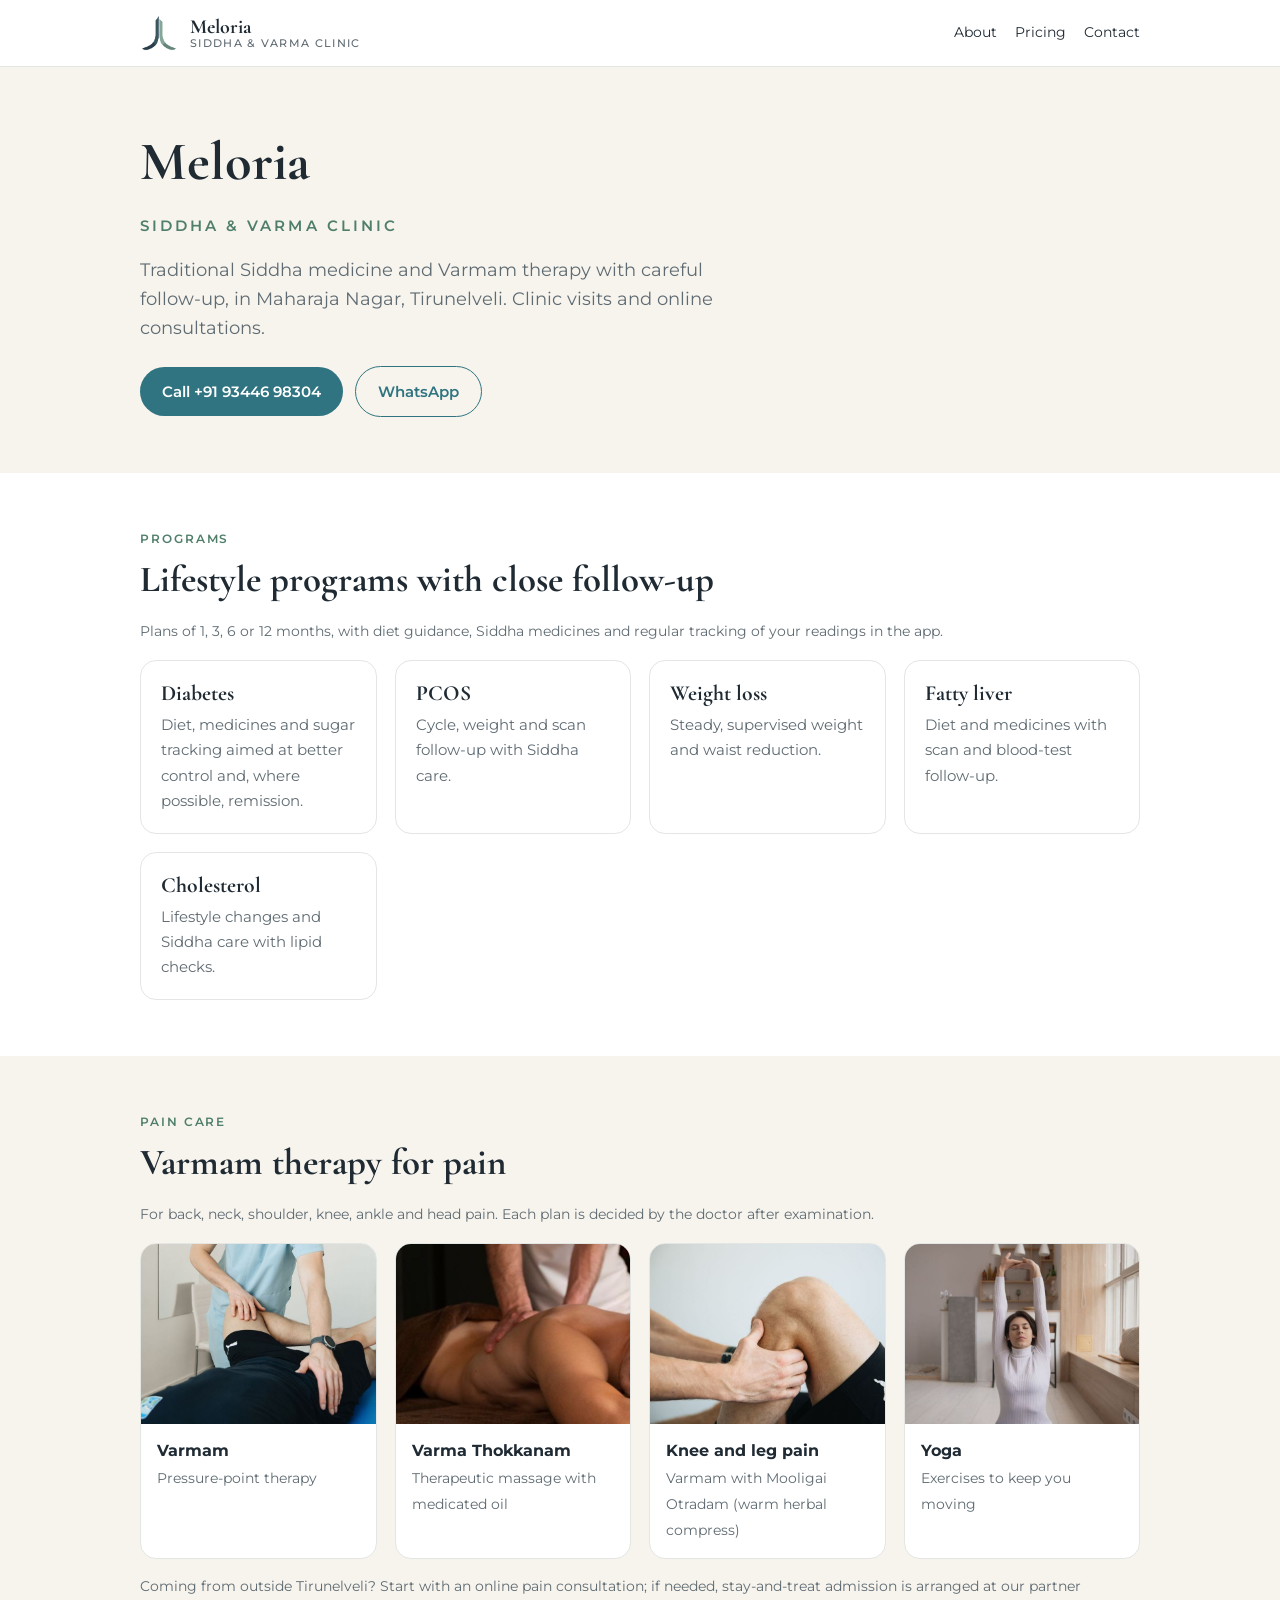
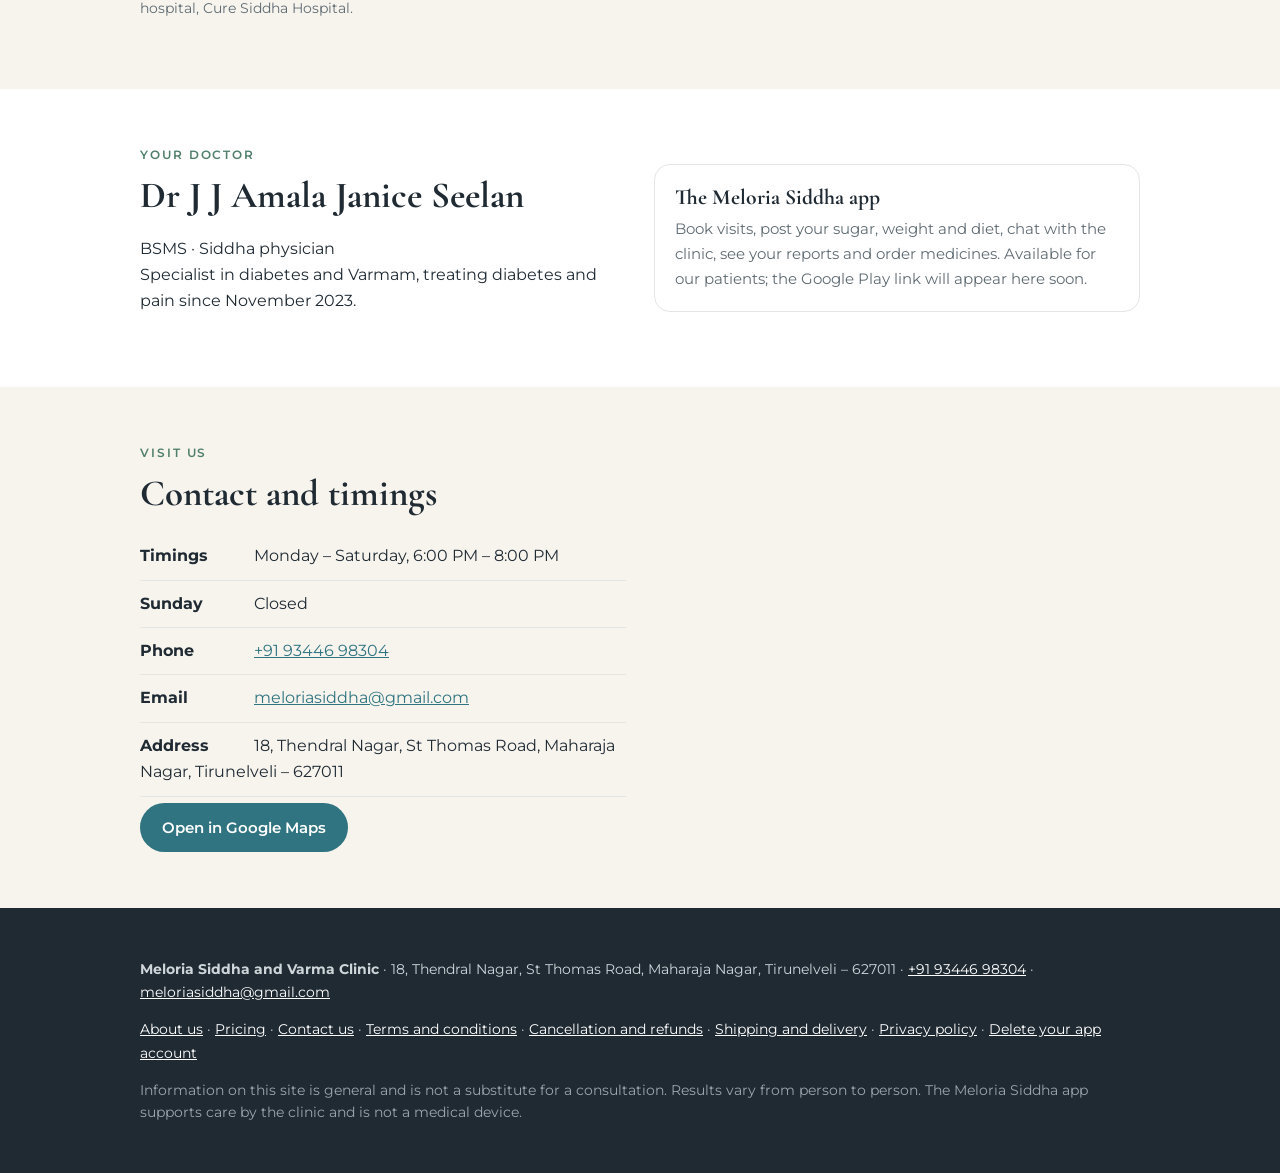
<file: index.html>
<!DOCTYPE html>
<html lang="en">
<head>
<meta charset="utf-8">
<meta name="viewport" content="width=device-width, initial-scale=1">
<title>Meloria – Siddha &amp; Varma Clinic, Tirunelveli</title>
<meta name="description" content="Siddha and Varmam clinic in Maharaja Nagar, Tirunelveli. Diabetes, PCOS, weight and fatty liver programs, Varmam pain care, online consultation.">
<link rel="icon" href="img/favicon.png">
<link rel="preconnect" href="https://fonts.googleapis.com">
<link href="https://fonts.googleapis.com/css2?family=Cormorant+Garamond:wght@700&family=Montserrat:wght@400;500;600&display=swap" rel="stylesheet">
<link rel="stylesheet" href="style.css">
</head>
<body>
<header><div class="wrap">
  <img src="img/logo.png" alt="">
  <a class="brand" href="index.html">Meloria<small>Siddha &amp; Varma Clinic</small></a>
  <nav><a class="hide-m" href="about.html">About</a><a class="hide-m" href="pricing.html">Pricing</a><a href="contact.html">Contact</a></nav>
</div></header>

<section class="hero"><div class="wrap">
  <h1>Meloria</h1>
  <div class="eyebrow" style="font-size:.95rem;letter-spacing:.2em;margin-top:-8px">Siddha &amp; Varma Clinic</div>
  <p class="lead">Traditional Siddha medicine and Varmam therapy with careful follow-up, in Maharaja Nagar, Tirunelveli. Clinic visits and online consultations.</p>
  <a class="btn" href="tel:+919344698304">Call +91 93446 98304</a>
  <a class="btn alt" href="https://wa.me/919344698304">WhatsApp</a>
</div></section>

<section id="care"><div class="wrap">
  <div class="eyebrow">Programs</div>
  <h2>Lifestyle programs with close follow-up</h2>
  <p class="note">Plans of 1, 3, 6 or 12 months, with diet guidance, Siddha medicines and regular tracking of your readings in the app.</p>
  <div class="grid" style="margin-top:18px">
    <div class="card"><h3>Diabetes</h3><p>Diet, medicines and sugar tracking aimed at better control and, where possible, remission.</p></div>
    <div class="card"><h3>PCOS</h3><p>Cycle, weight and scan follow-up with Siddha care.</p></div>
    <div class="card"><h3>Weight loss</h3><p>Steady, supervised weight and waist reduction.</p></div>
    <div class="card"><h3>Fatty liver</h3><p>Diet and medicines with scan and blood-test follow-up.</p></div>
    <div class="card"><h3>Cholesterol</h3><p>Lifestyle changes and Siddha care with lipid checks.</p></div>
  </div>
</div></section>

<section class="alt-bg"><div class="wrap">
  <div class="eyebrow">Pain care</div>
  <h2>Varmam therapy for pain</h2>
  <p class="note">For back, neck, shoulder, knee, ankle and head pain. Each plan is decided by the doctor after examination.</p>
  <div class="grid" style="margin-top:18px">
    <div class="photo"><img src="img/back_varmam.jpg" alt="Varmam therapy for back pain"><div><b>Varmam</b><span>Pressure-point therapy</span></div></div>
    <div class="photo"><img src="img/back_thokkanam.jpg" alt="Varma Thokkanam with oil"><div><b>Varma Thokkanam</b><span>Therapeutic massage with medicated oil</span></div></div>
    <div class="photo"><img src="img/knee_varmam.jpg" alt="Varmam for knee pain"><div><b>Knee and leg pain</b><span>Varmam with Mooligai Otradam (warm herbal compress)</span></div></div>
    <div class="photo"><img src="img/shoulder_yoga.jpg" alt="Yoga for shoulder"><div><b>Yoga</b><span>Exercises to keep you moving</span></div></div>
  </div>
  <p class="note" style="margin-top:16px">Coming from outside Tirunelveli? Start with an online pain consultation; if needed, stay-and-treat admission is arranged at our partner hospital, Cure Siddha Hospital.</p>
</div></section>

<section id="doctor"><div class="wrap doctor">
  <div>
    <div class="eyebrow">Your doctor</div>
    <h2>Dr J J Amala Janice Seelan</h2>
    <p>BSMS · Siddha physician<br>Specialist in diabetes and Varmam, treating diabetes and pain since November 2023.</p>
  </div>
  <div class="card">
    <h3>The Meloria Siddha app</h3>
    <p>Book visits, post your sugar, weight and diet, chat with the clinic, see your reports and order medicines. Available for our patients; the Google Play link will appear here soon.</p>
  </div>
</div></section>

<section id="contact" class="alt-bg"><div class="wrap doctor">
  <div>
    <div class="eyebrow">Visit us</div>
    <h2>Contact and timings</h2>
    <ul class="info">
      <li><b>Timings</b> Monday – Saturday, 6:00 PM – 8:00 PM</li>
      <li><b>Sunday</b> Closed</li>
      <li><b>Phone</b> <a href="tel:+919344698304">+91 93446 98304</a></li>
      <li><b>Email</b> <a href="mailto:meloriasiddha@gmail.com">meloriasiddha@gmail.com</a></li>
      <li><b>Address</b> 18, Thendral Nagar, St Thomas Road, Maharaja Nagar, Tirunelveli – 627011</li>
    </ul>
    <a class="btn" href="https://www.google.com/maps/search/?api=1&query=Meloria+Siddha+and+Varma+Clinic+Maharaja+Nagar+Tirunelveli">Open in Google Maps</a>
  </div>
  <iframe loading="lazy" title="Map" src="https://www.google.com/maps?q=Meloria+Siddha+and+Varma+Clinic+Maharaja+Nagar+Tirunelveli&output=embed"></iframe>
</div></section>
<footer><div class="wrap">
  <p><b>Meloria Siddha and Varma Clinic</b> · 18, Thendral Nagar, St Thomas Road, Maharaja Nagar, Tirunelveli – 627011 · <a href="tel:+919344698304">+91 93446 98304</a> · <a href="mailto:meloriasiddha@gmail.com">meloriasiddha@gmail.com</a></p>
  <p><a href="about.html">About us</a> · <a href="pricing.html">Pricing</a> · <a href="contact.html">Contact us</a> · <a href="terms.html">Terms and conditions</a> · <a href="refunds.html">Cancellation and refunds</a> · <a href="shipping.html">Shipping and delivery</a> · <a href="privacy.html">Privacy policy</a> · <a href="delete-account.html">Delete your app account</a></p>
  <p class="note" style="color:#9aa6ad">Information on this site is general and is not a substitute for a consultation. Results vary from person to person. The Meloria Siddha app supports care by the clinic and is not a medical device.</p>
</div></footer>
</body></html>
</file>
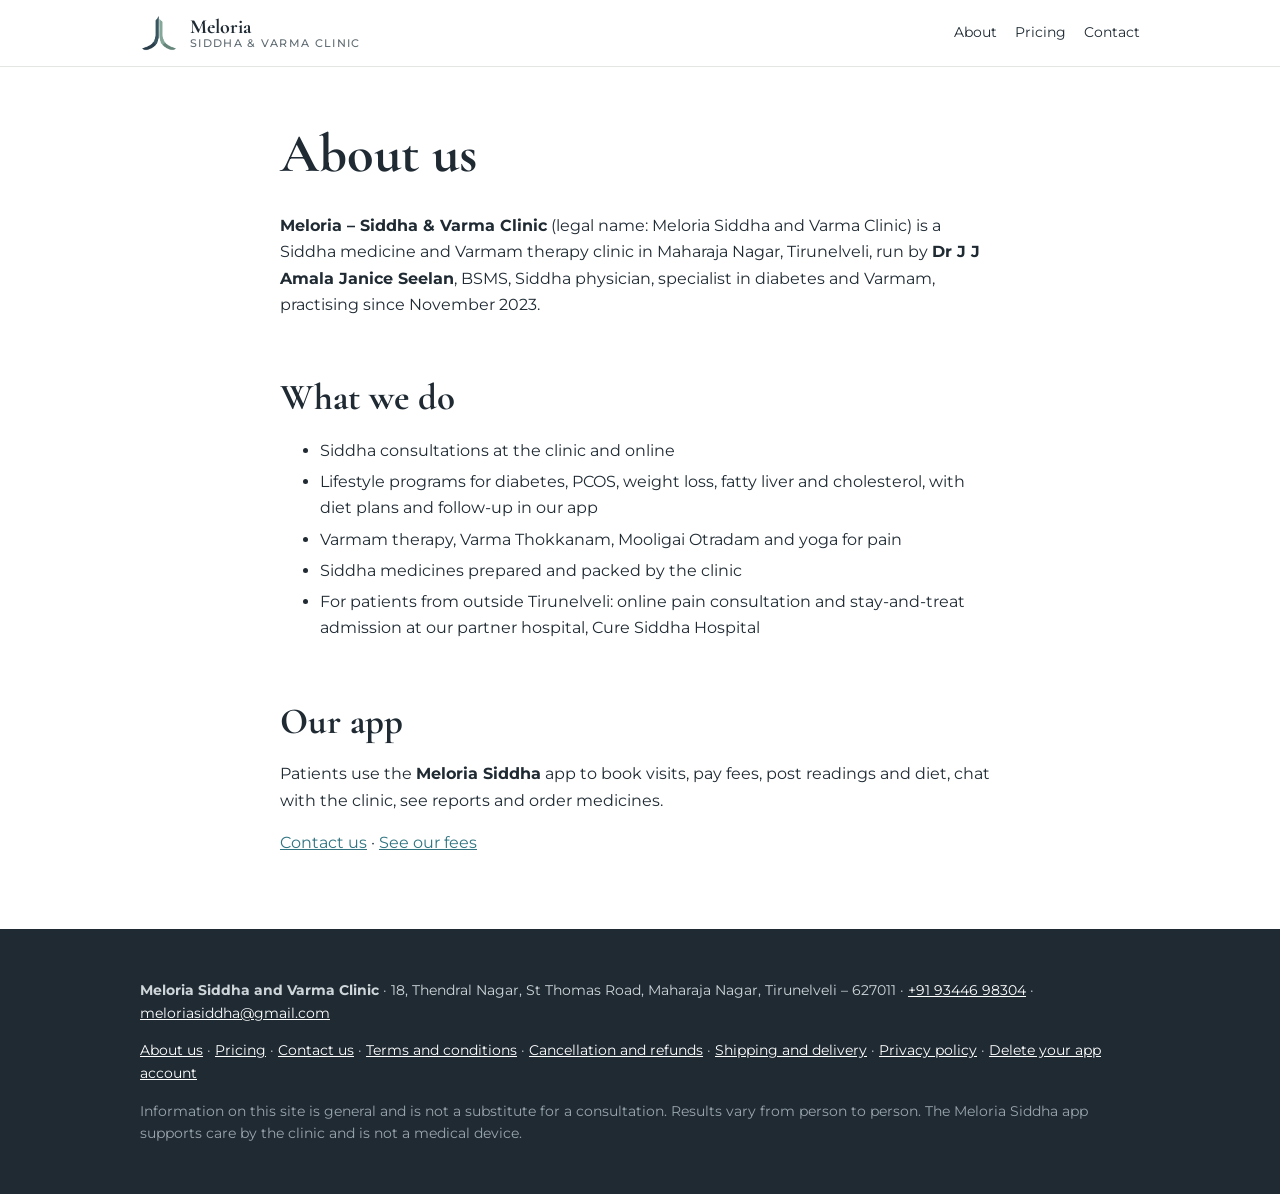
<file: about.html>
<!DOCTYPE html>
<html lang="en">
<head>
<meta charset="utf-8">
<meta name="viewport" content="width=device-width, initial-scale=1">
<title>About us – Meloria</title>
<meta name="description" content="About Meloria Siddha and Varma Clinic, Tirunelveli.">
<link rel="icon" href="img/favicon.png">
<link rel="preconnect" href="https://fonts.googleapis.com">
<link href="https://fonts.googleapis.com/css2?family=Cormorant+Garamond:wght@700&family=Montserrat:wght@400;500;600&display=swap" rel="stylesheet">
<link rel="stylesheet" href="style.css">
</head>
<body>
<header><div class="wrap">
  <img src="img/logo.png" alt="">
  <a class="brand" href="index.html">Meloria<small>Siddha &amp; Varma Clinic</small></a>
  <nav><a class="hide-m" href="about.html">About</a><a class="hide-m" href="pricing.html">Pricing</a><a href="contact.html">Contact</a></nav>
</div></header>

<section><div class="wrap doc">

<h1>About us</h1>
<p><b>Meloria – Siddha &amp; Varma Clinic</b> (legal name: Meloria Siddha and Varma Clinic) is a Siddha medicine and Varmam therapy clinic in Maharaja Nagar, Tirunelveli, run by <b>Dr J J Amala Janice Seelan</b>, BSMS, Siddha physician, specialist in diabetes and Varmam, practising since November 2023.</p>
<h2>What we do</h2>
<ul>
<li>Siddha consultations at the clinic and online</li>
<li>Lifestyle programs for diabetes, PCOS, weight loss, fatty liver and cholesterol, with diet plans and follow-up in our app</li>
<li>Varmam therapy, Varma Thokkanam, Mooligai Otradam and yoga for pain</li>
<li>Siddha medicines prepared and packed by the clinic</li>
<li>For patients from outside Tirunelveli: online pain consultation and stay-and-treat admission at our partner hospital, Cure Siddha Hospital</li>
</ul>
<h2>Our app</h2>
<p>Patients use the <b>Meloria Siddha</b> app to book visits, pay fees, post readings and diet, chat with the clinic, see reports and order medicines.</p>
<p><a href="contact.html">Contact us</a> · <a href="pricing.html">See our fees</a></p>
</div></section>
<footer><div class="wrap">
  <p><b>Meloria Siddha and Varma Clinic</b> · 18, Thendral Nagar, St Thomas Road, Maharaja Nagar, Tirunelveli – 627011 · <a href="tel:+919344698304">+91 93446 98304</a> · <a href="mailto:meloriasiddha@gmail.com">meloriasiddha@gmail.com</a></p>
  <p><a href="about.html">About us</a> · <a href="pricing.html">Pricing</a> · <a href="contact.html">Contact us</a> · <a href="terms.html">Terms and conditions</a> · <a href="refunds.html">Cancellation and refunds</a> · <a href="shipping.html">Shipping and delivery</a> · <a href="privacy.html">Privacy policy</a> · <a href="delete-account.html">Delete your app account</a></p>
  <p class="note" style="color:#9aa6ad">Information on this site is general and is not a substitute for a consultation. Results vary from person to person. The Meloria Siddha app supports care by the clinic and is not a medical device.</p>
</div></footer>
</body></html>
</file>
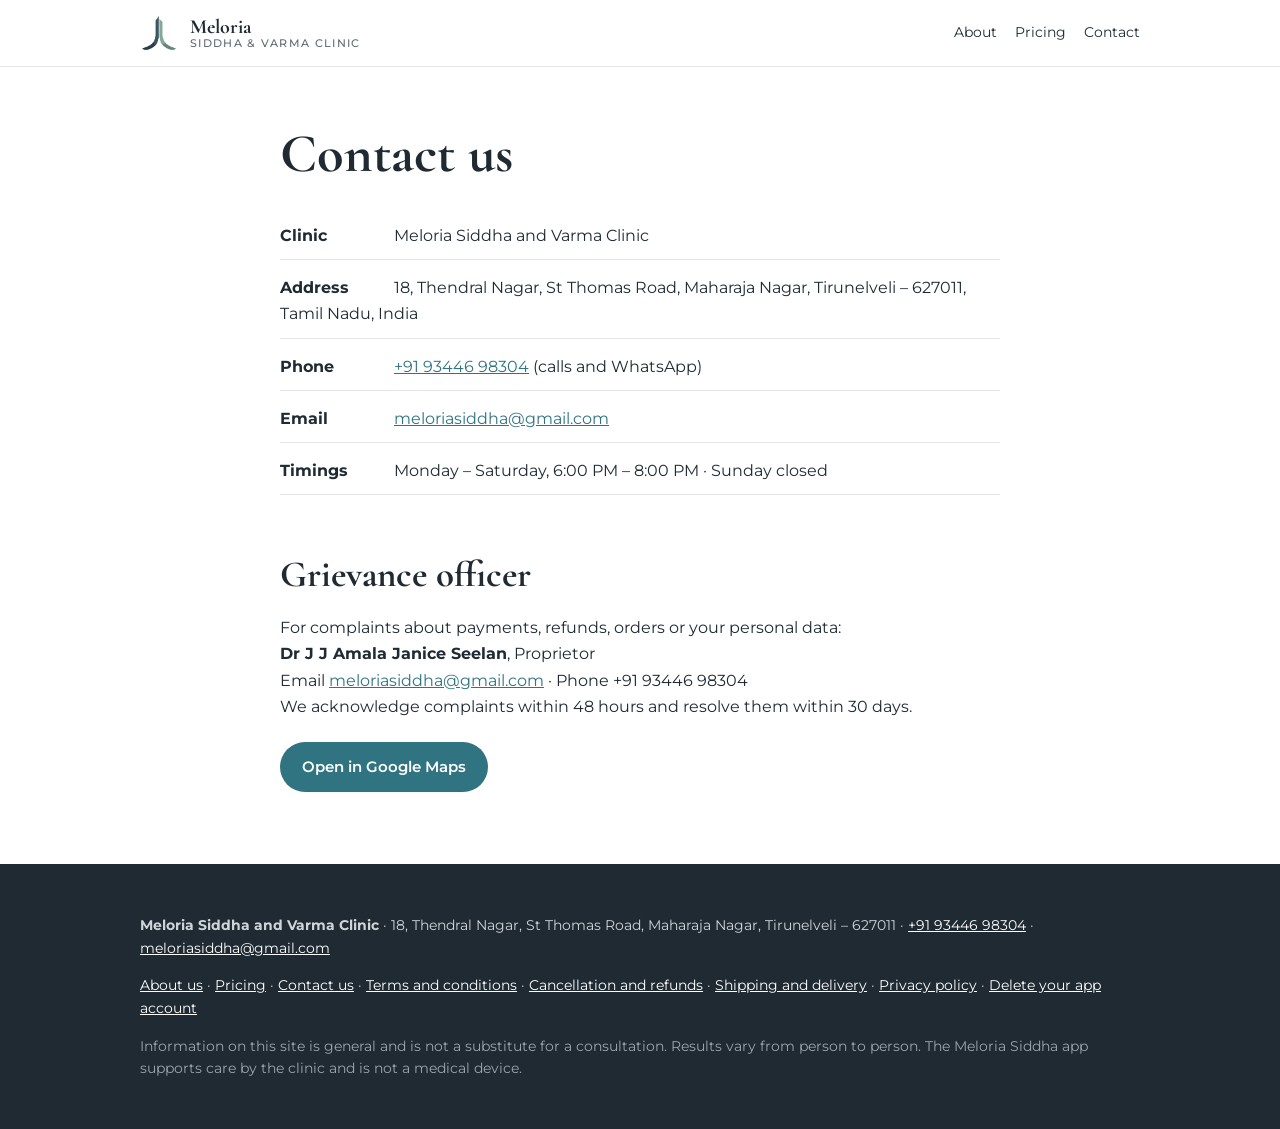
<file: contact.html>
<!DOCTYPE html>
<html lang="en">
<head>
<meta charset="utf-8">
<meta name="viewport" content="width=device-width, initial-scale=1">
<title>Contact us – Meloria</title>
<meta name="description" content="Contact Meloria Siddha and Varma Clinic.">
<link rel="icon" href="img/favicon.png">
<link rel="preconnect" href="https://fonts.googleapis.com">
<link href="https://fonts.googleapis.com/css2?family=Cormorant+Garamond:wght@700&family=Montserrat:wght@400;500;600&display=swap" rel="stylesheet">
<link rel="stylesheet" href="style.css">
</head>
<body>
<header><div class="wrap">
  <img src="img/logo.png" alt="">
  <a class="brand" href="index.html">Meloria<small>Siddha &amp; Varma Clinic</small></a>
  <nav><a class="hide-m" href="about.html">About</a><a class="hide-m" href="pricing.html">Pricing</a><a href="contact.html">Contact</a></nav>
</div></header>

<section><div class="wrap doc">

<h1>Contact us</h1>
<ul class="info">
<li><b>Clinic</b> Meloria Siddha and Varma Clinic</li>
<li><b>Address</b> 18, Thendral Nagar, St Thomas Road, Maharaja Nagar, Tirunelveli – 627011, Tamil Nadu, India</li>
<li><b>Phone</b> <a href="tel:+919344698304">+91 93446 98304</a> (calls and WhatsApp)</li>
<li><b>Email</b> <a href="mailto:meloriasiddha@gmail.com">meloriasiddha@gmail.com</a></li>
<li><b>Timings</b> Monday – Saturday, 6:00 PM – 8:00 PM · Sunday closed</li>
</ul>
<h2>Grievance officer</h2>
<p>For complaints about payments, refunds, orders or your personal data:<br>
<b>Dr J J Amala Janice Seelan</b>, Proprietor<br>
Email <a href="mailto:meloriasiddha@gmail.com">meloriasiddha@gmail.com</a> · Phone +91 93446 98304<br>
We acknowledge complaints within 48 hours and resolve them within 30 days.</p>
<p><a class="btn" href="https://www.google.com/maps/search/?api=1&query=Meloria+Siddha+and+Varma+Clinic+Maharaja+Nagar+Tirunelveli">Open in Google Maps</a></p>
</div></section>
<footer><div class="wrap">
  <p><b>Meloria Siddha and Varma Clinic</b> · 18, Thendral Nagar, St Thomas Road, Maharaja Nagar, Tirunelveli – 627011 · <a href="tel:+919344698304">+91 93446 98304</a> · <a href="mailto:meloriasiddha@gmail.com">meloriasiddha@gmail.com</a></p>
  <p><a href="about.html">About us</a> · <a href="pricing.html">Pricing</a> · <a href="contact.html">Contact us</a> · <a href="terms.html">Terms and conditions</a> · <a href="refunds.html">Cancellation and refunds</a> · <a href="shipping.html">Shipping and delivery</a> · <a href="privacy.html">Privacy policy</a> · <a href="delete-account.html">Delete your app account</a></p>
  <p class="note" style="color:#9aa6ad">Information on this site is general and is not a substitute for a consultation. Results vary from person to person. The Meloria Siddha app supports care by the clinic and is not a medical device.</p>
</div></footer>
</body></html>
</file>
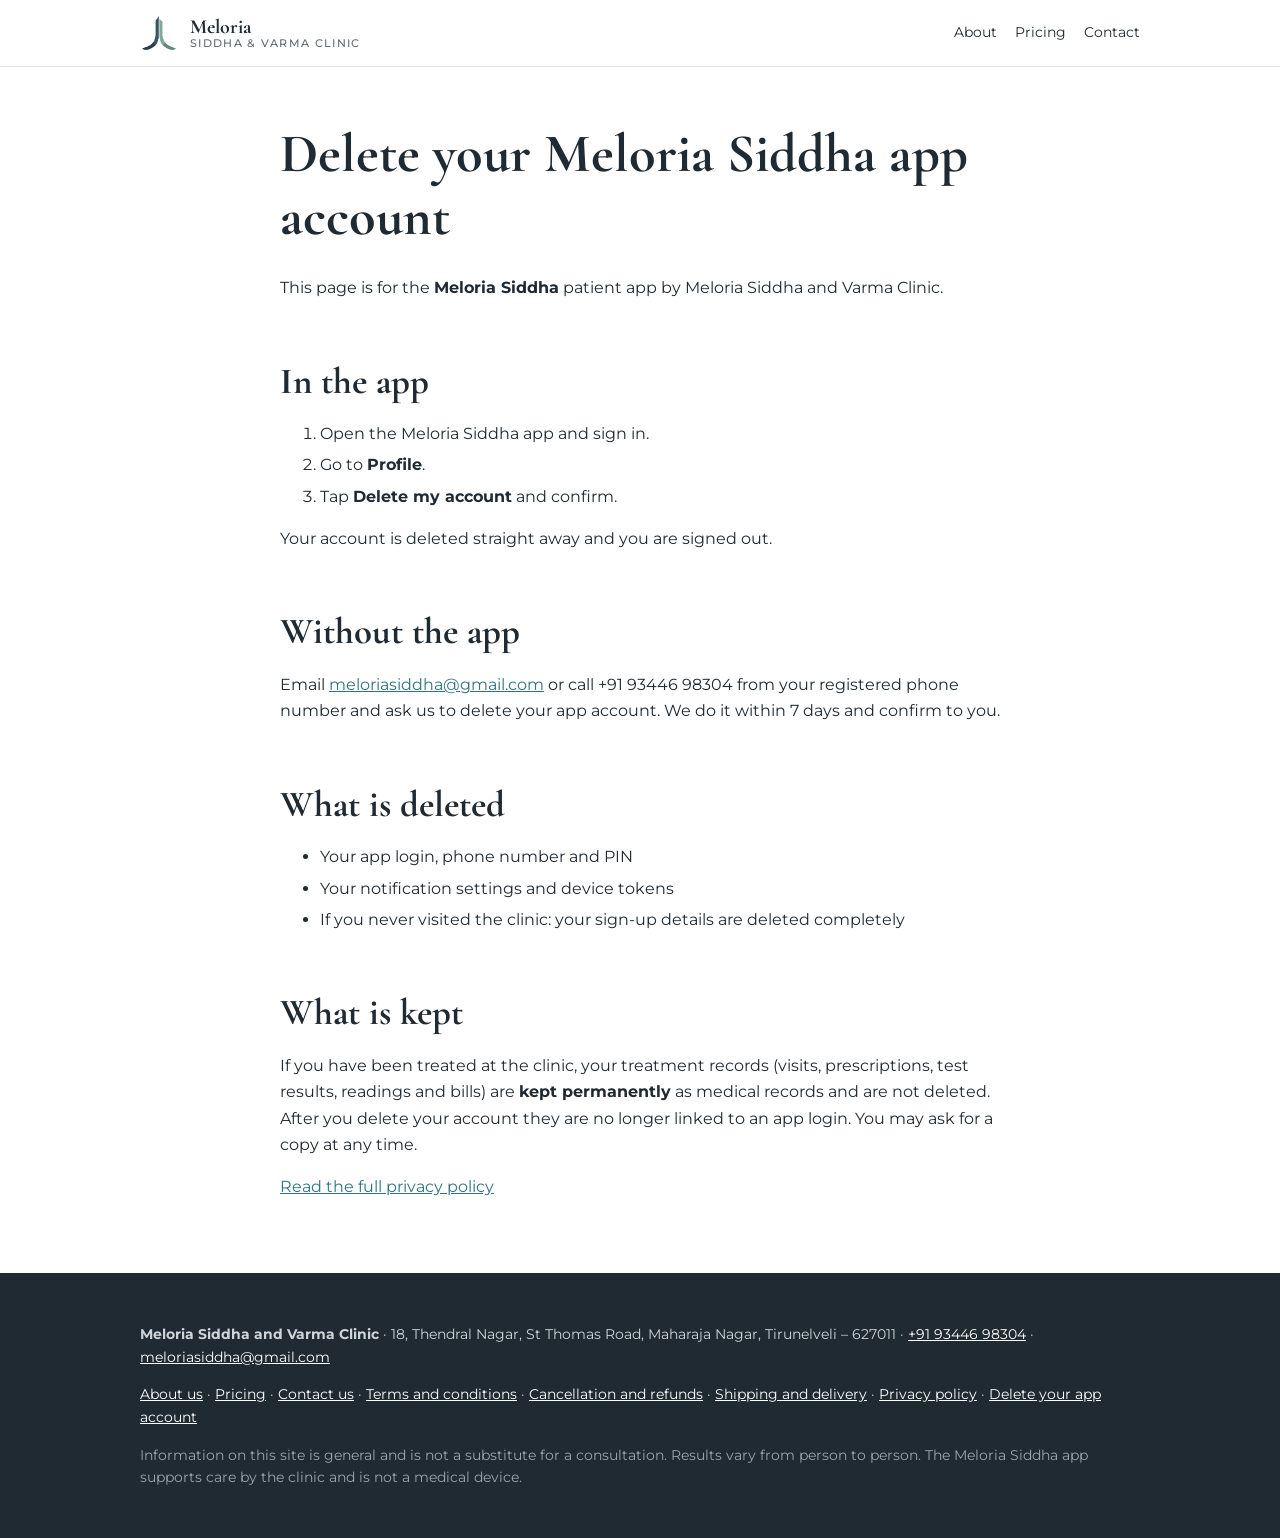
<file: delete-account.html>
<!DOCTYPE html>
<html lang="en">
<head>
<meta charset="utf-8">
<meta name="viewport" content="width=device-width, initial-scale=1">
<title>Delete your account – Meloria</title>
<meta name="description" content="How to delete your Meloria Siddha app account and data.">
<link rel="icon" href="img/favicon.png">
<link rel="preconnect" href="https://fonts.googleapis.com">
<link href="https://fonts.googleapis.com/css2?family=Cormorant+Garamond:wght@700&family=Montserrat:wght@400;500;600&display=swap" rel="stylesheet">
<link rel="stylesheet" href="style.css">
</head>
<body>
<header><div class="wrap">
  <img src="img/logo.png" alt="">
  <a class="brand" href="index.html">Meloria<small>Siddha &amp; Varma Clinic</small></a>
  <nav><a class="hide-m" href="about.html">About</a><a class="hide-m" href="pricing.html">Pricing</a><a href="contact.html">Contact</a></nav>
</div></header>

<section><div class="wrap doc">
<h1>Delete your Meloria Siddha app account</h1>
<p>This page is for the <b>Meloria Siddha</b> patient app by Meloria Siddha and Varma Clinic.</p>

<h2>In the app</h2>
<ol>
<li>Open the Meloria Siddha app and sign in.</li>
<li>Go to <b>Profile</b>.</li>
<li>Tap <b>Delete my account</b> and confirm.</li>
</ol>
<p>Your account is deleted straight away and you are signed out.</p>

<h2>Without the app</h2>
<p>Email <a href="mailto:meloriasiddha@gmail.com?subject=Delete%20my%20app%20account">meloriasiddha@gmail.com</a> or call +91 93446 98304 from your registered phone number and ask us to delete your app account. We do it within 7 days and confirm to you.</p>

<h2>What is deleted</h2>
<ul>
<li>Your app login, phone number and PIN</li>
<li>Your notification settings and device tokens</li>
<li>If you never visited the clinic: your sign-up details are deleted completely</li>
</ul>

<h2>What is kept</h2>
<p>If you have been treated at the clinic, your treatment records (visits, prescriptions, test results, readings and bills) are <b>kept permanently</b> as medical records and are not deleted. After you delete your account they are no longer linked to an app login. You may ask for a copy at any time.</p>
<p><a href="privacy.html">Read the full privacy policy</a></p>
</div></section>
<footer><div class="wrap">
  <p><b>Meloria Siddha and Varma Clinic</b> · 18, Thendral Nagar, St Thomas Road, Maharaja Nagar, Tirunelveli – 627011 · <a href="tel:+919344698304">+91 93446 98304</a> · <a href="mailto:meloriasiddha@gmail.com">meloriasiddha@gmail.com</a></p>
  <p><a href="about.html">About us</a> · <a href="pricing.html">Pricing</a> · <a href="contact.html">Contact us</a> · <a href="terms.html">Terms and conditions</a> · <a href="refunds.html">Cancellation and refunds</a> · <a href="shipping.html">Shipping and delivery</a> · <a href="privacy.html">Privacy policy</a> · <a href="delete-account.html">Delete your app account</a></p>
  <p class="note" style="color:#9aa6ad">Information on this site is general and is not a substitute for a consultation. Results vary from person to person. The Meloria Siddha app supports care by the clinic and is not a medical device.</p>
</div></footer>
</body></html>
</file>
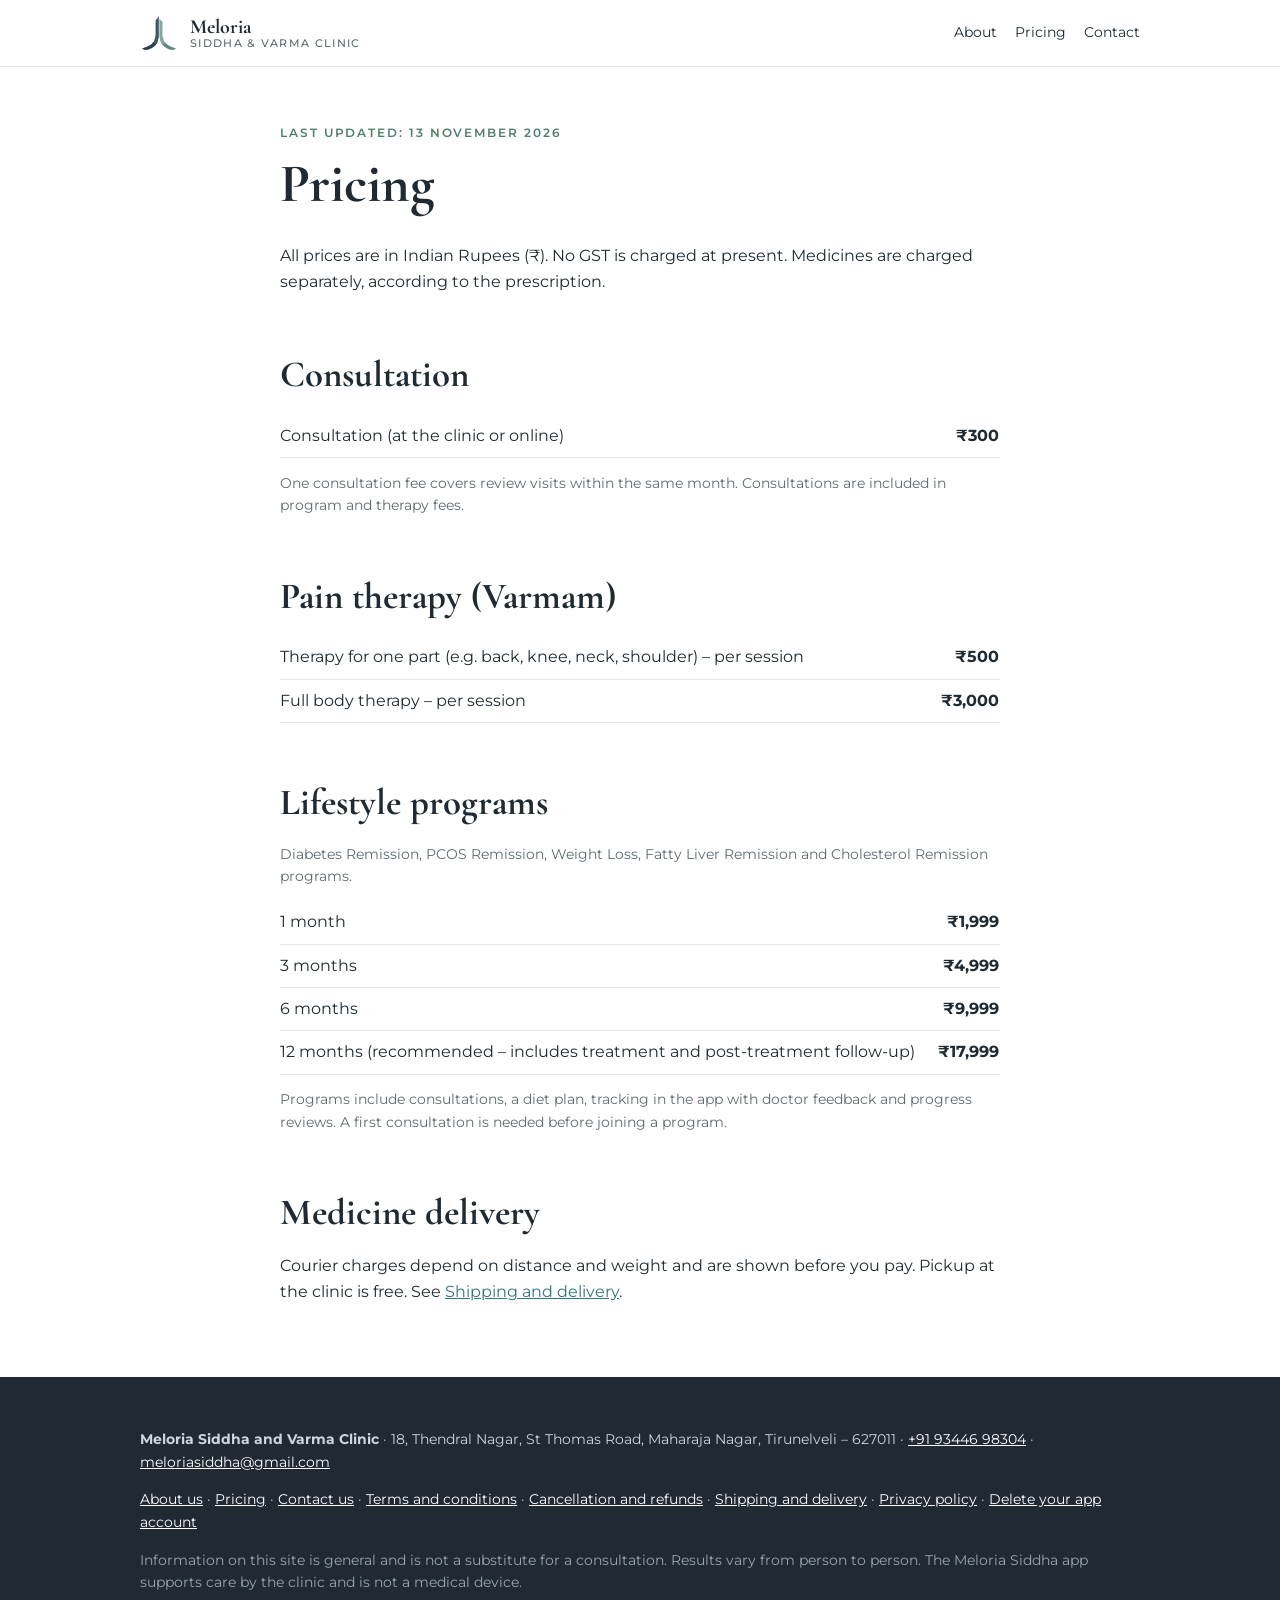
<file: pricing.html>
<!DOCTYPE html>
<html lang="en">
<head>
<meta charset="utf-8">
<meta name="viewport" content="width=device-width, initial-scale=1">
<title>Pricing – Meloria</title>
<meta name="description" content="Consultation, therapy and program fees at Meloria Siddha and Varma Clinic.">
<link rel="icon" href="img/favicon.png">
<link rel="preconnect" href="https://fonts.googleapis.com">
<link href="https://fonts.googleapis.com/css2?family=Cormorant+Garamond:wght@700&family=Montserrat:wght@400;500;600&display=swap" rel="stylesheet">
<link rel="stylesheet" href="style.css">
</head>
<body>
<header><div class="wrap">
  <img src="img/logo.png" alt="">
  <a class="brand" href="index.html">Meloria<small>Siddha &amp; Varma Clinic</small></a>
  <nav><a class="hide-m" href="about.html">About</a><a class="hide-m" href="pricing.html">Pricing</a><a href="contact.html">Contact</a></nav>
</div></header>

<section><div class="wrap doc">

<div class="eyebrow">Last updated: 13 November 2026</div>
<h1>Pricing</h1>
<p>All prices are in Indian Rupees (₹). No GST is charged at present. Medicines are charged separately, according to the prescription.</p>
<h2>Consultation</h2>
<table style="width:100%;border-collapse:collapse">
<tr><td style="padding:8px 0;border-bottom:1px solid var(--line)">Consultation (at the clinic or online)</td><td style="text-align:right;border-bottom:1px solid var(--line)"><b>₹300</b></td></tr>
</table>
<p class="note">One consultation fee covers review visits within the same month. Consultations are included in program and therapy fees.</p>
<h2>Pain therapy (Varmam)</h2>
<table style="width:100%;border-collapse:collapse">
<tr><td style="padding:8px 0;border-bottom:1px solid var(--line)">Therapy for one part (e.g. back, knee, neck, shoulder) – per session</td><td style="text-align:right;border-bottom:1px solid var(--line)"><b>₹500</b></td></tr>
<tr><td style="padding:8px 0;border-bottom:1px solid var(--line)">Full body therapy – per session</td><td style="text-align:right;border-bottom:1px solid var(--line)"><b>₹3,000</b></td></tr>
</table>
<h2>Lifestyle programs</h2>
<p class="note">Diabetes Remission, PCOS Remission, Weight Loss, Fatty Liver Remission and Cholesterol Remission programs.</p>
<table style="width:100%;border-collapse:collapse">
<tr><td style="padding:8px 0;border-bottom:1px solid var(--line)">1 month</td><td style="text-align:right;border-bottom:1px solid var(--line)"><b>₹1,999</b></td></tr>
<tr><td style="padding:8px 0;border-bottom:1px solid var(--line)">3 months</td><td style="text-align:right;border-bottom:1px solid var(--line)"><b>₹4,999</b></td></tr>
<tr><td style="padding:8px 0;border-bottom:1px solid var(--line)">6 months</td><td style="text-align:right;border-bottom:1px solid var(--line)"><b>₹9,999</b></td></tr>
<tr><td style="padding:8px 0;border-bottom:1px solid var(--line)">12 months (recommended – includes treatment and post-treatment follow-up)</td><td style="text-align:right;border-bottom:1px solid var(--line)"><b>₹17,999</b></td></tr>
</table>
<p class="note">Programs include consultations, a diet plan, tracking in the app with doctor feedback and progress reviews. A first consultation is needed before joining a program.</p>
<h2>Medicine delivery</h2>
<p>Courier charges depend on distance and weight and are shown before you pay. Pickup at the clinic is free. See <a href="shipping.html">Shipping and delivery</a>.</p>
</div></section>
<footer><div class="wrap">
  <p><b>Meloria Siddha and Varma Clinic</b> · 18, Thendral Nagar, St Thomas Road, Maharaja Nagar, Tirunelveli – 627011 · <a href="tel:+919344698304">+91 93446 98304</a> · <a href="mailto:meloriasiddha@gmail.com">meloriasiddha@gmail.com</a></p>
  <p><a href="about.html">About us</a> · <a href="pricing.html">Pricing</a> · <a href="contact.html">Contact us</a> · <a href="terms.html">Terms and conditions</a> · <a href="refunds.html">Cancellation and refunds</a> · <a href="shipping.html">Shipping and delivery</a> · <a href="privacy.html">Privacy policy</a> · <a href="delete-account.html">Delete your app account</a></p>
  <p class="note" style="color:#9aa6ad">Information on this site is general and is not a substitute for a consultation. Results vary from person to person. The Meloria Siddha app supports care by the clinic and is not a medical device.</p>
</div></footer>
</body></html>
</file>
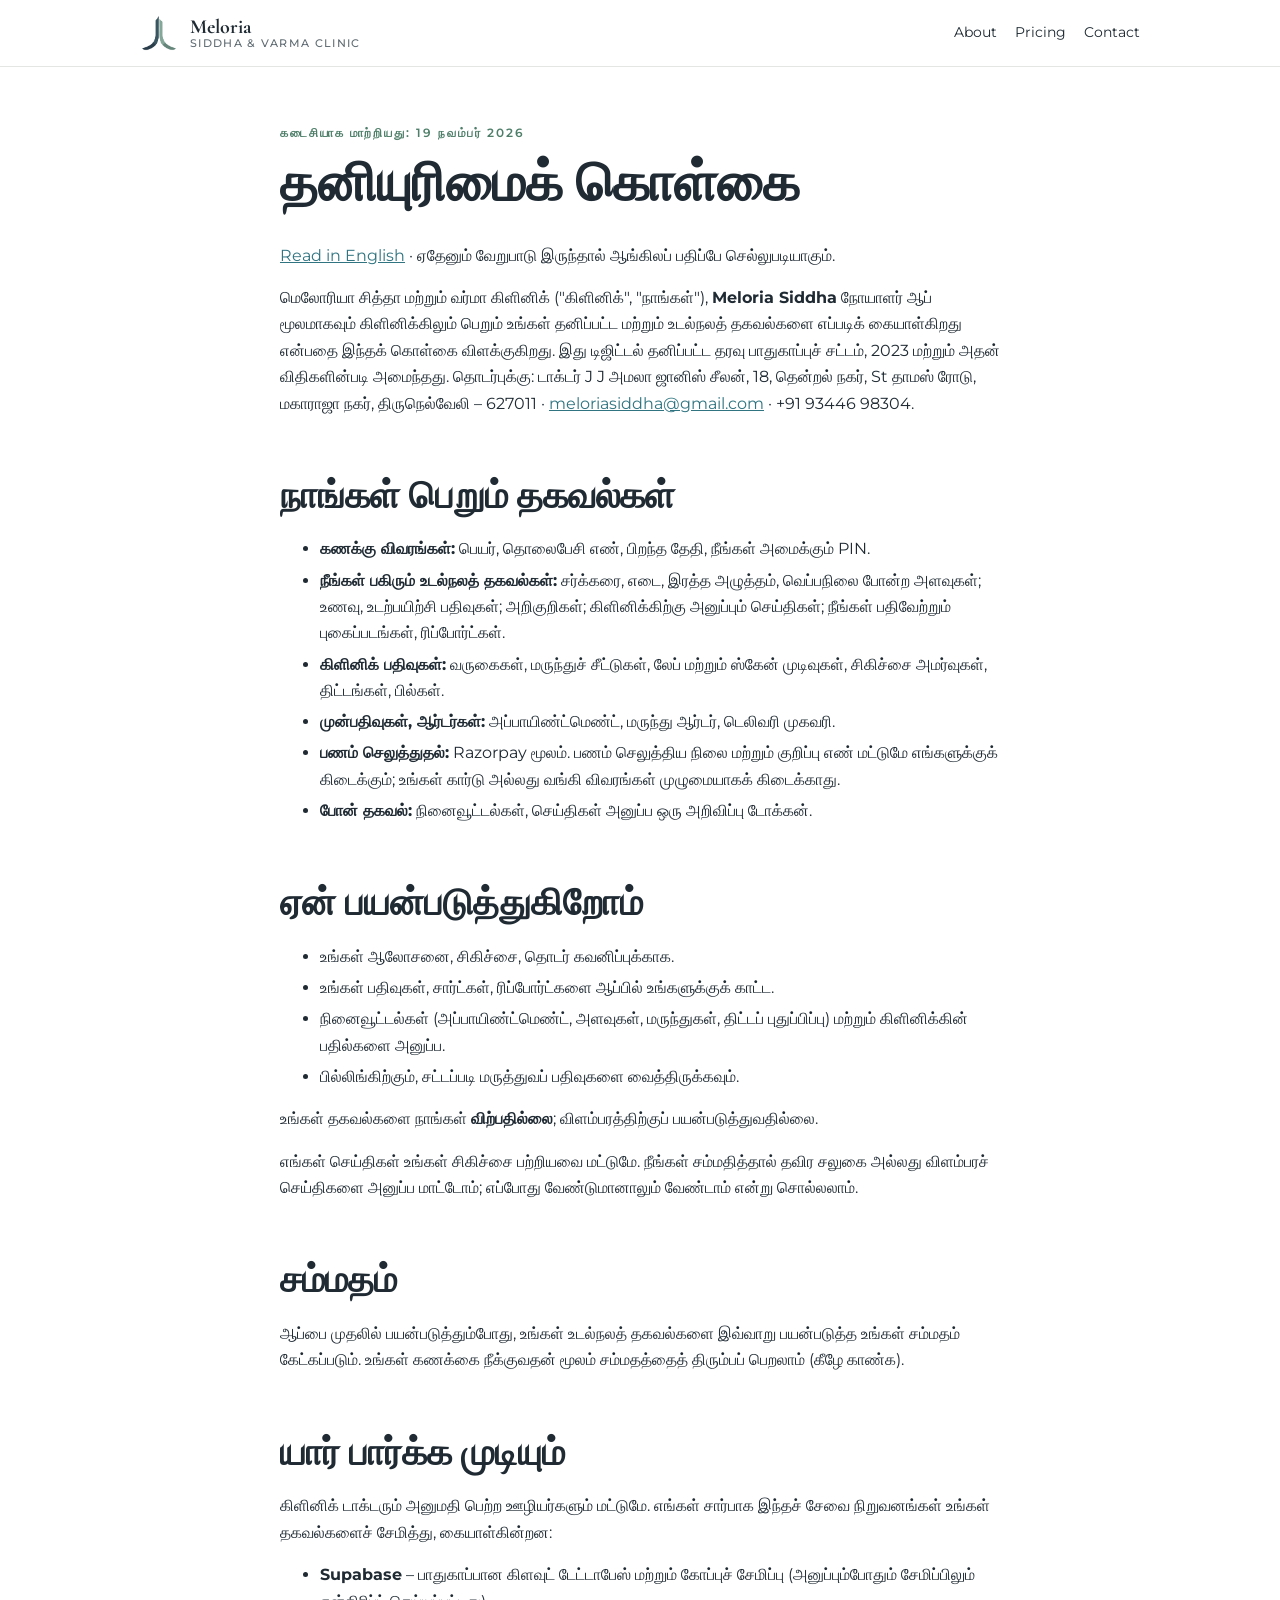
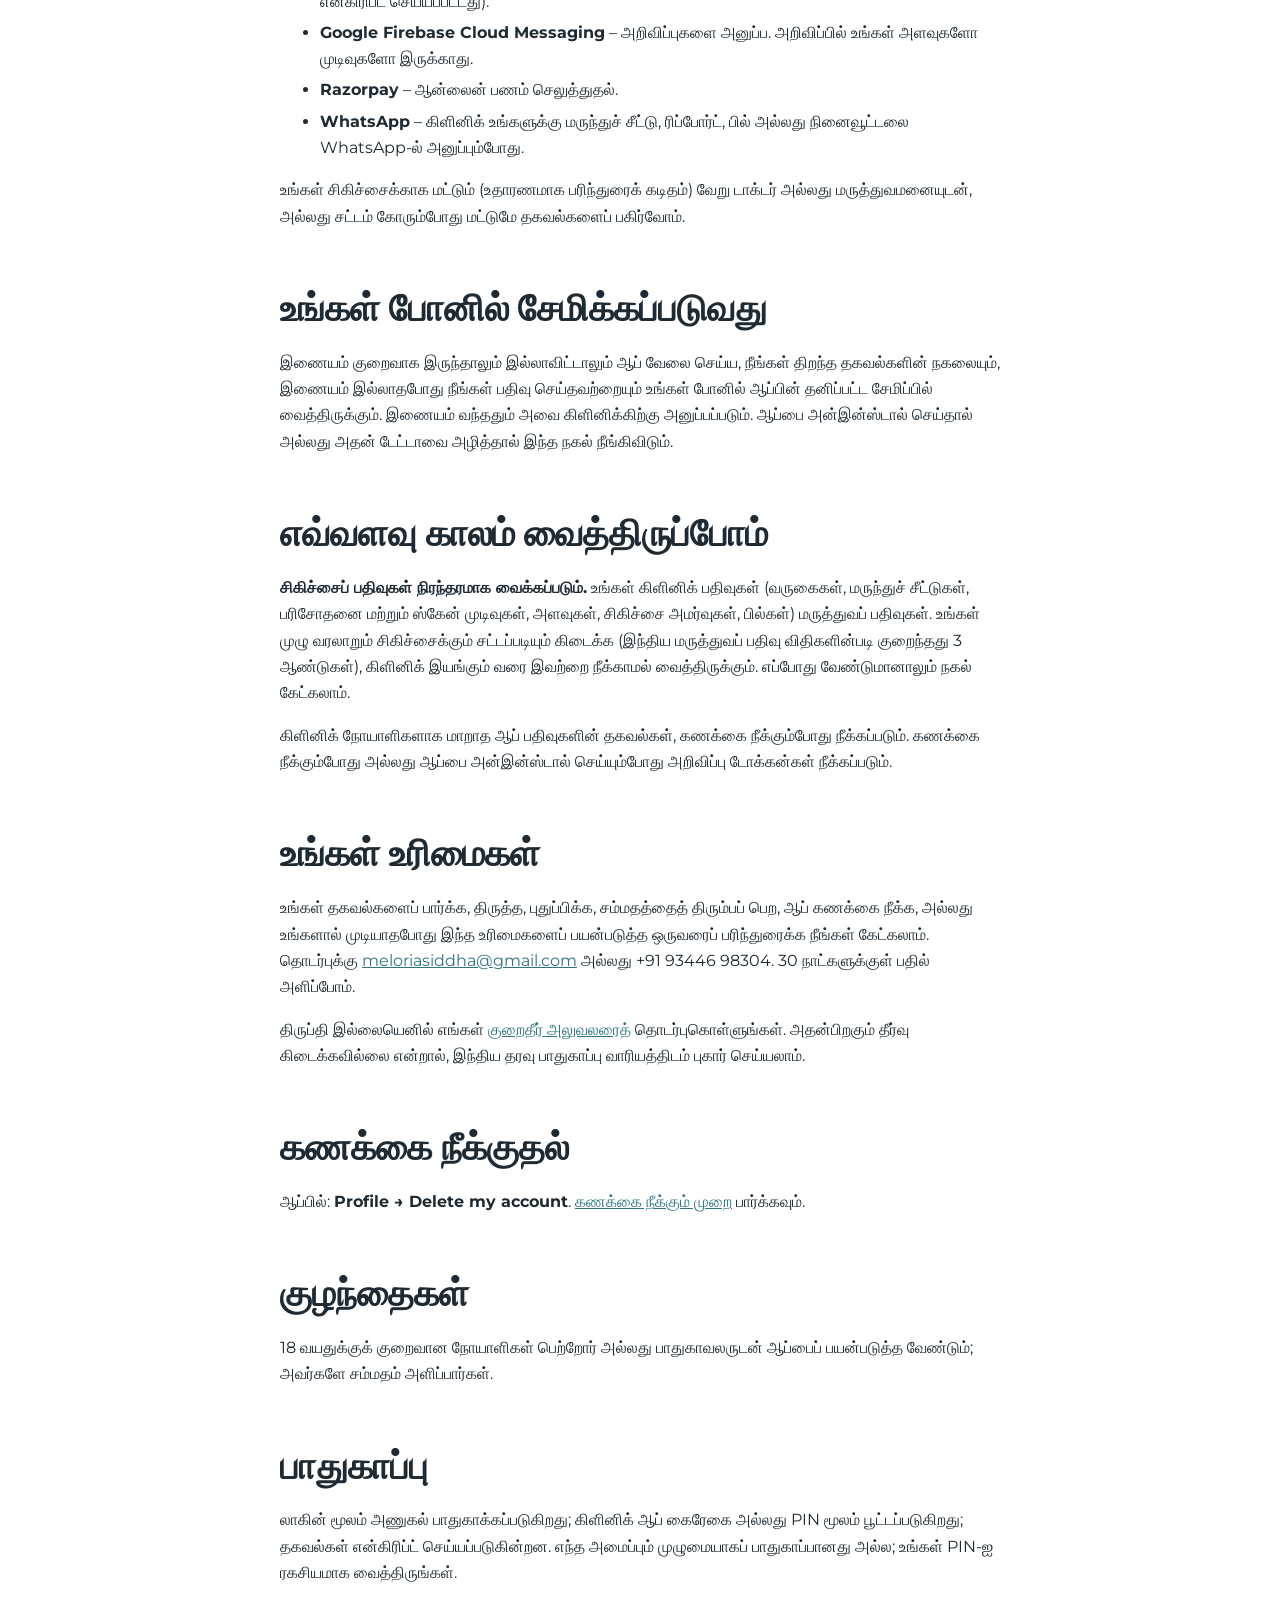
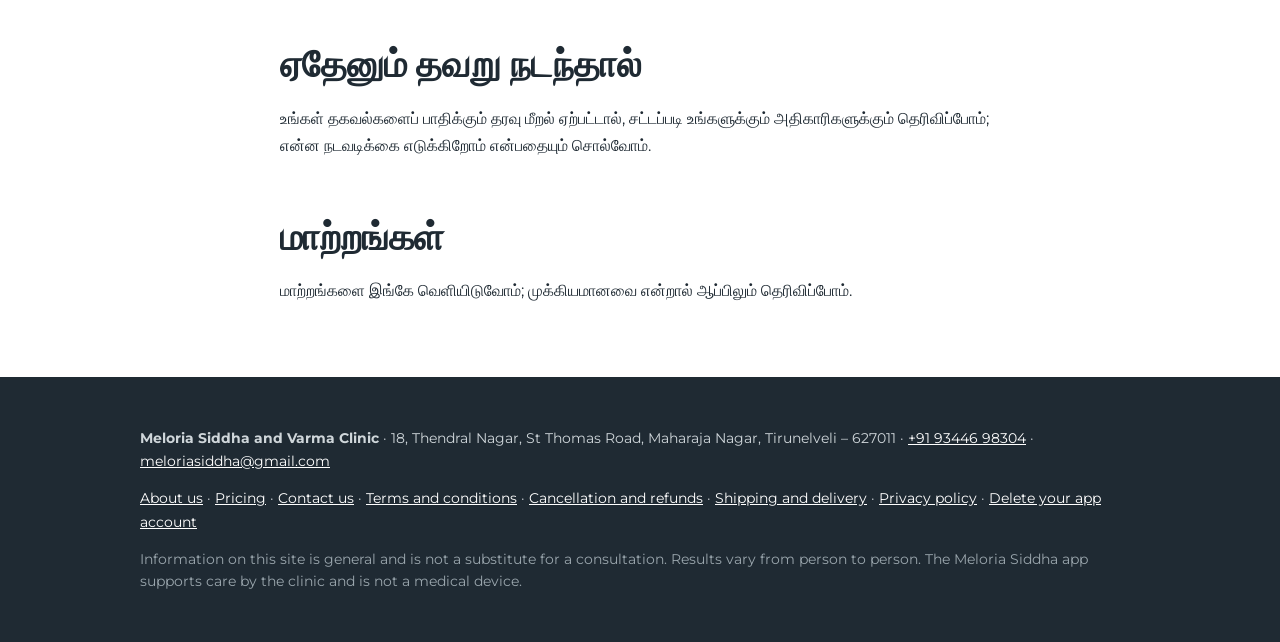
<file: privacy-ta.html>
<!DOCTYPE html>
<html lang="ta">
<head>
<meta charset="utf-8">
<meta name="viewport" content="width=device-width, initial-scale=1">
<title>தனியுரிமைக் கொள்கை – Meloria</title>
<meta name="description" content="Privacy policy for the Meloria Siddha patient app and Meloria Siddha and Varma Clinic.">
<link rel="icon" href="img/favicon.png">
<link rel="preconnect" href="https://fonts.googleapis.com">
<link href="https://fonts.googleapis.com/css2?family=Cormorant+Garamond:wght@700&family=Montserrat:wght@400;500;600&display=swap" rel="stylesheet">
<link rel="stylesheet" href="style.css">
</head>
<body>
<header><div class="wrap">
  <img src="img/logo.png" alt="">
  <a class="brand" href="index.html">Meloria<small>Siddha &amp; Varma Clinic</small></a>
  <nav><a class="hide-m" href="about.html">About</a><a class="hide-m" href="pricing.html">Pricing</a><a href="contact.html">Contact</a></nav>
</div></header>

<section><div class="wrap doc">
<div class="eyebrow">கடைசியாக மாற்றியது: 19 நவம்பர் 2026</div>
<h1>தனியுரிமைக் கொள்கை</h1>
<p><a href="privacy.html">Read in English</a> · ஏதேனும் வேறுபாடு இருந்தால் ஆங்கிலப் பதிப்பே செல்லுபடியாகும்.</p>
<p>மெலோரியா சித்தா மற்றும் வர்மா கிளினிக் ("கிளினிக்", "நாங்கள்"), <b>Meloria Siddha</b> நோயாளர் ஆப் மூலமாகவும் கிளினிக்கிலும் பெறும் உங்கள் தனிப்பட்ட மற்றும் உடல்நலத் தகவல்களை எப்படிக் கையாள்கிறது என்பதை இந்தக் கொள்கை விளக்குகிறது. இது டிஜிட்டல் தனிப்பட்ட தரவு பாதுகாப்புச் சட்டம், 2023 மற்றும் அதன் விதிகளின்படி அமைந்தது. தொடர்புக்கு: டாக்டர் J J அமலா ஜானிஸ் சீலன், 18, தென்றல் நகர், St தாமஸ் ரோடு, மகாராஜா நகர், திருநெல்வேலி – 627011 · <a href="mailto:meloriasiddha@gmail.com">meloriasiddha@gmail.com</a> · +91 93446 98304.</p>

<h2>நாங்கள் பெறும் தகவல்கள்</h2>
<ul>
<li><b>கணக்கு விவரங்கள்:</b> பெயர், தொலைபேசி எண், பிறந்த தேதி, நீங்கள் அமைக்கும் PIN.</li>
<li><b>நீங்கள் பகிரும் உடல்நலத் தகவல்கள்:</b> சர்க்கரை, எடை, இரத்த அழுத்தம், வெப்பநிலை போன்ற அளவுகள்; உணவு, உடற்பயிற்சி பதிவுகள்; அறிகுறிகள்; கிளினிக்கிற்கு அனுப்பும் செய்திகள்; நீங்கள் பதிவேற்றும் புகைப்படங்கள், ரிப்போர்ட்கள்.</li>
<li><b>கிளினிக் பதிவுகள்:</b> வருகைகள், மருந்துச் சீட்டுகள், லேப் மற்றும் ஸ்கேன் முடிவுகள், சிகிச்சை அமர்வுகள், திட்டங்கள், பில்கள்.</li>
<li><b>முன்பதிவுகள், ஆர்டர்கள்:</b> அப்பாயிண்ட்மெண்ட், மருந்து ஆர்டர், டெலிவரி முகவரி.</li>
<li><b>பணம் செலுத்துதல்:</b> Razorpay மூலம். பணம் செலுத்திய நிலை மற்றும் குறிப்பு எண் மட்டுமே எங்களுக்குக் கிடைக்கும்; உங்கள் கார்டு அல்லது வங்கி விவரங்கள் முழுமையாகக் கிடைக்காது.</li>
<li><b>போன் தகவல்:</b> நினைவூட்டல்கள், செய்திகள் அனுப்ப ஒரு அறிவிப்பு டோக்கன்.</li>
</ul>

<h2>ஏன் பயன்படுத்துகிறோம்</h2>
<ul>
<li>உங்கள் ஆலோசனை, சிகிச்சை, தொடர் கவனிப்புக்காக.</li>
<li>உங்கள் பதிவுகள், சார்ட்கள், ரிப்போர்ட்களை ஆப்பில் உங்களுக்குக் காட்ட.</li>
<li>நினைவூட்டல்கள் (அப்பாயிண்ட்மெண்ட், அளவுகள், மருந்துகள், திட்டப் புதுப்பிப்பு) மற்றும் கிளினிக்கின் பதில்களை அனுப்ப.</li>
<li>பில்லிங்கிற்கும், சட்டப்படி மருத்துவப் பதிவுகளை வைத்திருக்கவும்.</li>
</ul>
<p>உங்கள் தகவல்களை நாங்கள் <b>விற்பதில்லை</b>; விளம்பரத்திற்குப் பயன்படுத்துவதில்லை.</p>
<p>எங்கள் செய்திகள் உங்கள் சிகிச்சை பற்றியவை மட்டுமே. நீங்கள் சம்மதித்தால் தவிர சலுகை அல்லது விளம்பரச் செய்திகளை அனுப்ப மாட்டோம்; எப்போது வேண்டுமானாலும் வேண்டாம் என்று சொல்லலாம்.</p>

<h2>சம்மதம்</h2>
<p>ஆப்பை முதலில் பயன்படுத்தும்போது, உங்கள் உடல்நலத் தகவல்களை இவ்வாறு பயன்படுத்த உங்கள் சம்மதம் கேட்கப்படும். உங்கள் கணக்கை நீக்குவதன் மூலம் சம்மதத்தைத் திரும்பப் பெறலாம் (கீழே காண்க).</p>

<h2>யார் பார்க்க முடியும்</h2>
<p>கிளினிக் டாக்டரும் அனுமதி பெற்ற ஊழியர்களும் மட்டுமே. எங்கள் சார்பாக இந்தச் சேவை நிறுவனங்கள் உங்கள் தகவல்களைச் சேமித்து, கையாள்கின்றன:</p>
<ul>
<li><b>Supabase</b> – பாதுகாப்பான கிளவுட் டேட்டாபேஸ் மற்றும் கோப்புச் சேமிப்பு (அனுப்பும்போதும் சேமிப்பிலும் என்கிரிப்ட் செய்யப்பட்டது).</li>
<li><b>Google Firebase Cloud Messaging</b> – அறிவிப்புகளை அனுப்ப. அறிவிப்பில் உங்கள் அளவுகளோ முடிவுகளோ இருக்காது.</li>
<li><b>Razorpay</b> – ஆன்லைன் பணம் செலுத்துதல்.</li>
<li><b>WhatsApp</b> – கிளினிக் உங்களுக்கு மருந்துச் சீட்டு, ரிப்போர்ட், பில் அல்லது நினைவூட்டலை WhatsApp-ல் அனுப்பும்போது.</li>
</ul>
<p>உங்கள் சிகிச்சைக்காக மட்டும் (உதாரணமாக பரிந்துரைக் கடிதம்) வேறு டாக்டர் அல்லது மருத்துவமனையுடன், அல்லது சட்டம் கோரும்போது மட்டுமே தகவல்களைப் பகிர்வோம்.</p>

<h2>உங்கள் போனில் சேமிக்கப்படுவது</h2>
<p>இணையம் குறைவாக இருந்தாலும் இல்லாவிட்டாலும் ஆப் வேலை செய்ய, நீங்கள் திறந்த தகவல்களின் நகலையும், இணையம் இல்லாதபோது நீங்கள் பதிவு செய்தவற்றையும் உங்கள் போனில் ஆப்பின் தனிப்பட்ட சேமிப்பில் வைத்திருக்கும். இணையம் வந்ததும் அவை கிளினிக்கிற்கு அனுப்பப்படும். ஆப்பை அன்இன்ஸ்டால் செய்தால் அல்லது அதன் டேட்டாவை அழித்தால் இந்த நகல் நீங்கிவிடும்.</p>

<h2>எவ்வளவு காலம் வைத்திருப்போம்</h2>
<p><b>சிகிச்சைப் பதிவுகள் நிரந்தரமாக வைக்கப்படும்.</b> உங்கள் கிளினிக் பதிவுகள் (வருகைகள், மருந்துச் சீட்டுகள், பரிசோதனை மற்றும் ஸ்கேன் முடிவுகள், அளவுகள், சிகிச்சை அமர்வுகள், பில்கள்) மருத்துவப் பதிவுகள். உங்கள் முழு வரலாறும் சிகிச்சைக்கும் சட்டப்படியும் கிடைக்க (இந்திய மருத்துவப் பதிவு விதிகளின்படி குறைந்தது 3 ஆண்டுகள்), கிளினிக் இயங்கும் வரை இவற்றை நீக்காமல் வைத்திருக்கும். எப்போது வேண்டுமானாலும் நகல் கேட்கலாம்.</p>
<p>கிளினிக் நோயாளிகளாக மாறாத ஆப் பதிவுகளின் தகவல்கள், கணக்கை நீக்கும்போது நீக்கப்படும். கணக்கை நீக்கும்போது அல்லது ஆப்பை அன்இன்ஸ்டால் செய்யும்போது அறிவிப்பு டோக்கன்கள் நீக்கப்படும்.</p>

<h2>உங்கள் உரிமைகள்</h2>
<p>உங்கள் தகவல்களைப் பார்க்க, திருத்த, புதுப்பிக்க, சம்மதத்தைத் திரும்பப் பெற, ஆப் கணக்கை நீக்க, அல்லது உங்களால் முடியாதபோது இந்த உரிமைகளைப் பயன்படுத்த ஒருவரைப் பரிந்துரைக்க நீங்கள் கேட்கலாம். தொடர்புக்கு <a href="mailto:meloriasiddha@gmail.com">meloriasiddha@gmail.com</a> அல்லது +91 93446 98304. 30 நாட்களுக்குள் பதில் அளிப்போம்.</p>
<p>திருப்தி இல்லையெனில் எங்கள் <a href="contact.html">குறைதீர் அலுவலரைத்</a> தொடர்புகொள்ளுங்கள். அதன்பிறகும் தீர்வு கிடைக்கவில்லை என்றால், இந்திய தரவு பாதுகாப்பு வாரியத்திடம் புகார் செய்யலாம்.</p>

<h2>கணக்கை நீக்குதல்</h2>
<p>ஆப்பில்: <b>Profile → Delete my account</b>. <a href="delete-account.html">கணக்கை நீக்கும் முறை</a> பார்க்கவும்.</p>

<h2>குழந்தைகள்</h2>
<p>18 வயதுக்குக் குறைவான நோயாளிகள் பெற்றோர் அல்லது பாதுகாவலருடன் ஆப்பைப் பயன்படுத்த வேண்டும்; அவர்களே சம்மதம் அளிப்பார்கள்.</p>

<h2>பாதுகாப்பு</h2>
<p>லாகின் மூலம் அணுகல் பாதுகாக்கப்படுகிறது; கிளினிக் ஆப் கைரேகை அல்லது PIN மூலம் பூட்டப்படுகிறது; தகவல்கள் என்கிரிப்ட் செய்யப்படுகின்றன. எந்த அமைப்பும் முழுமையாகப் பாதுகாப்பானது அல்ல; உங்கள் PIN-ஐ ரகசியமாக வைத்திருங்கள்.</p>

<h2>ஏதேனும் தவறு நடந்தால்</h2>
<p>உங்கள் தகவல்களைப் பாதிக்கும் தரவு மீறல் ஏற்பட்டால், சட்டப்படி உங்களுக்கும் அதிகாரிகளுக்கும் தெரிவிப்போம்; என்ன நடவடிக்கை எடுக்கிறோம் என்பதையும் சொல்வோம்.</p>

<h2>மாற்றங்கள்</h2>
<p>மாற்றங்களை இங்கே வெளியிடுவோம்; முக்கியமானவை என்றால் ஆப்பிலும் தெரிவிப்போம்.</p>
</div></section>
<footer><div class="wrap">
  <p><b>Meloria Siddha and Varma Clinic</b> · 18, Thendral Nagar, St Thomas Road, Maharaja Nagar, Tirunelveli – 627011 · <a href="tel:+919344698304">+91 93446 98304</a> · <a href="mailto:meloriasiddha@gmail.com">meloriasiddha@gmail.com</a></p>
  <p><a href="about.html">About us</a> · <a href="pricing.html">Pricing</a> · <a href="contact.html">Contact us</a> · <a href="terms.html">Terms and conditions</a> · <a href="refunds.html">Cancellation and refunds</a> · <a href="shipping.html">Shipping and delivery</a> · <a href="privacy.html">Privacy policy</a> · <a href="delete-account.html">Delete your app account</a></p>
  <p class="note" style="color:#9aa6ad">Information on this site is general and is not a substitute for a consultation. Results vary from person to person. The Meloria Siddha app supports care by the clinic and is not a medical device.</p>
</div></footer>
</body></html>
</file>
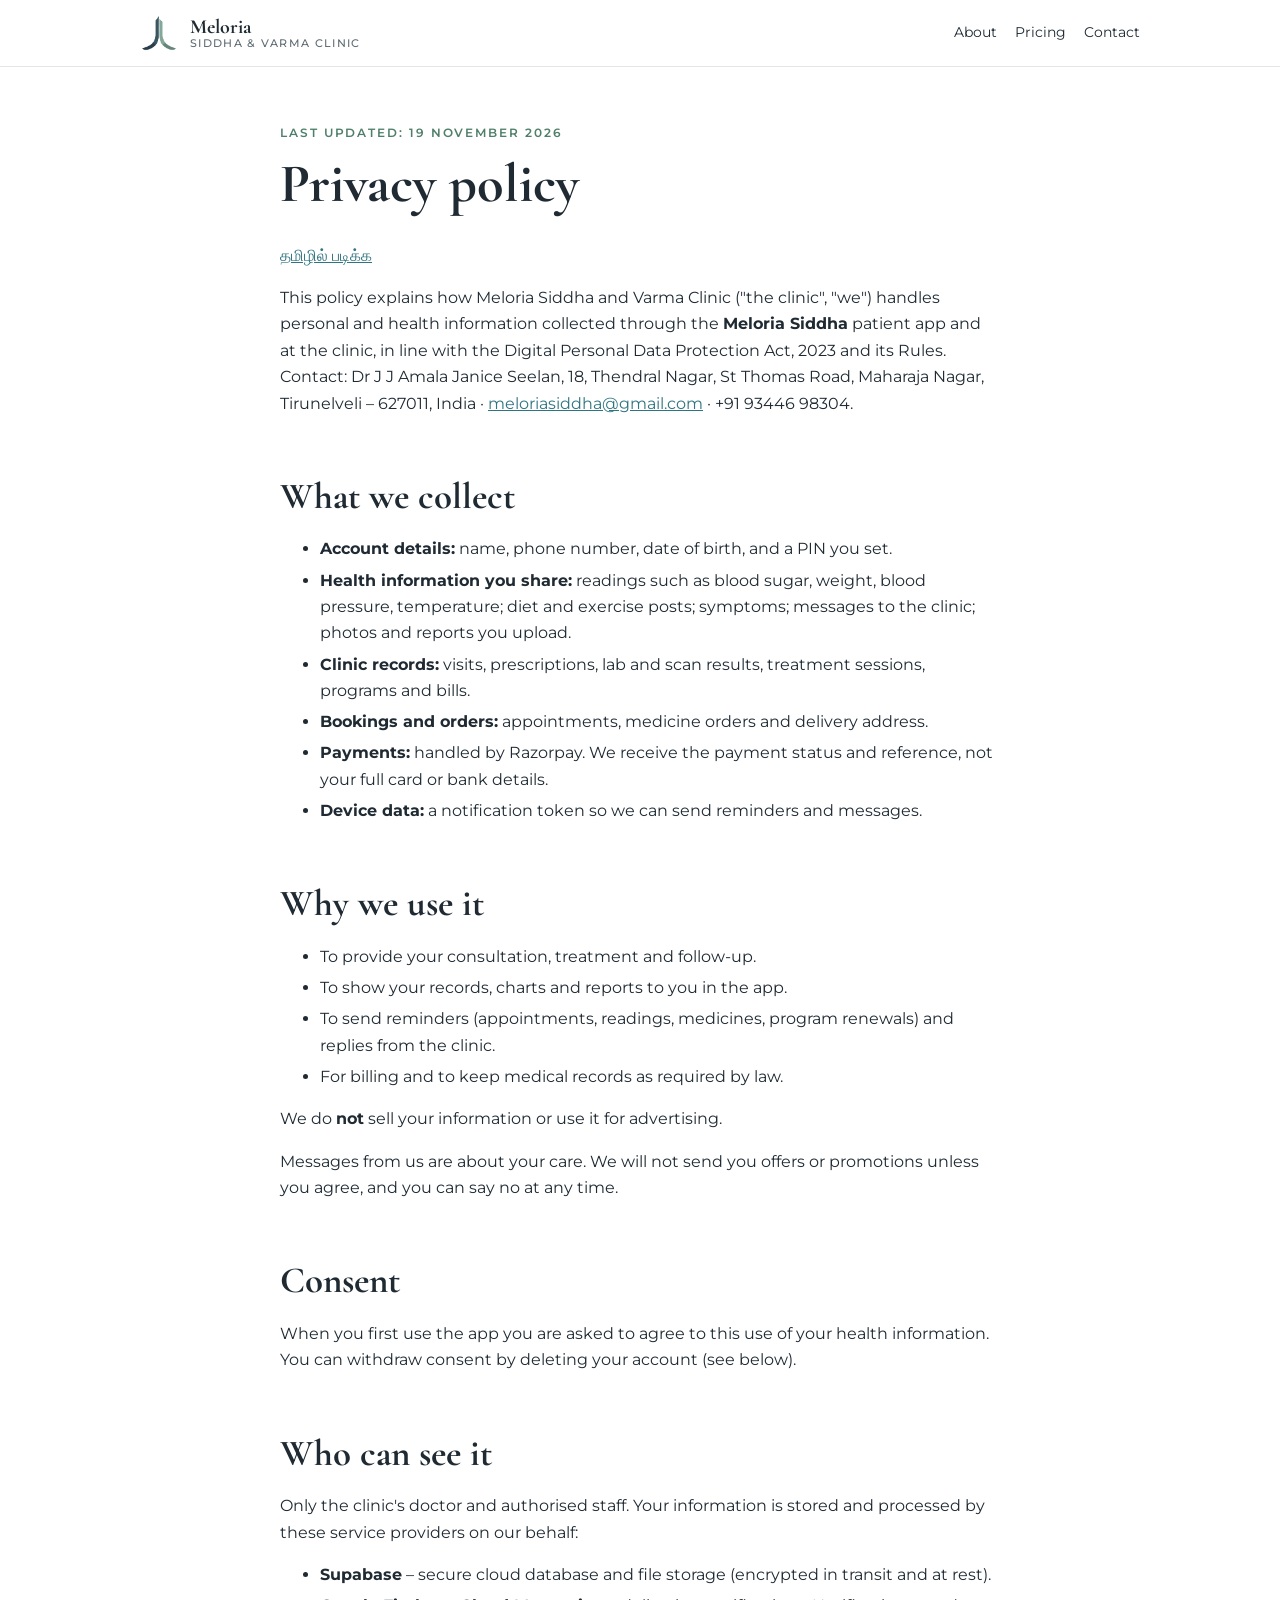
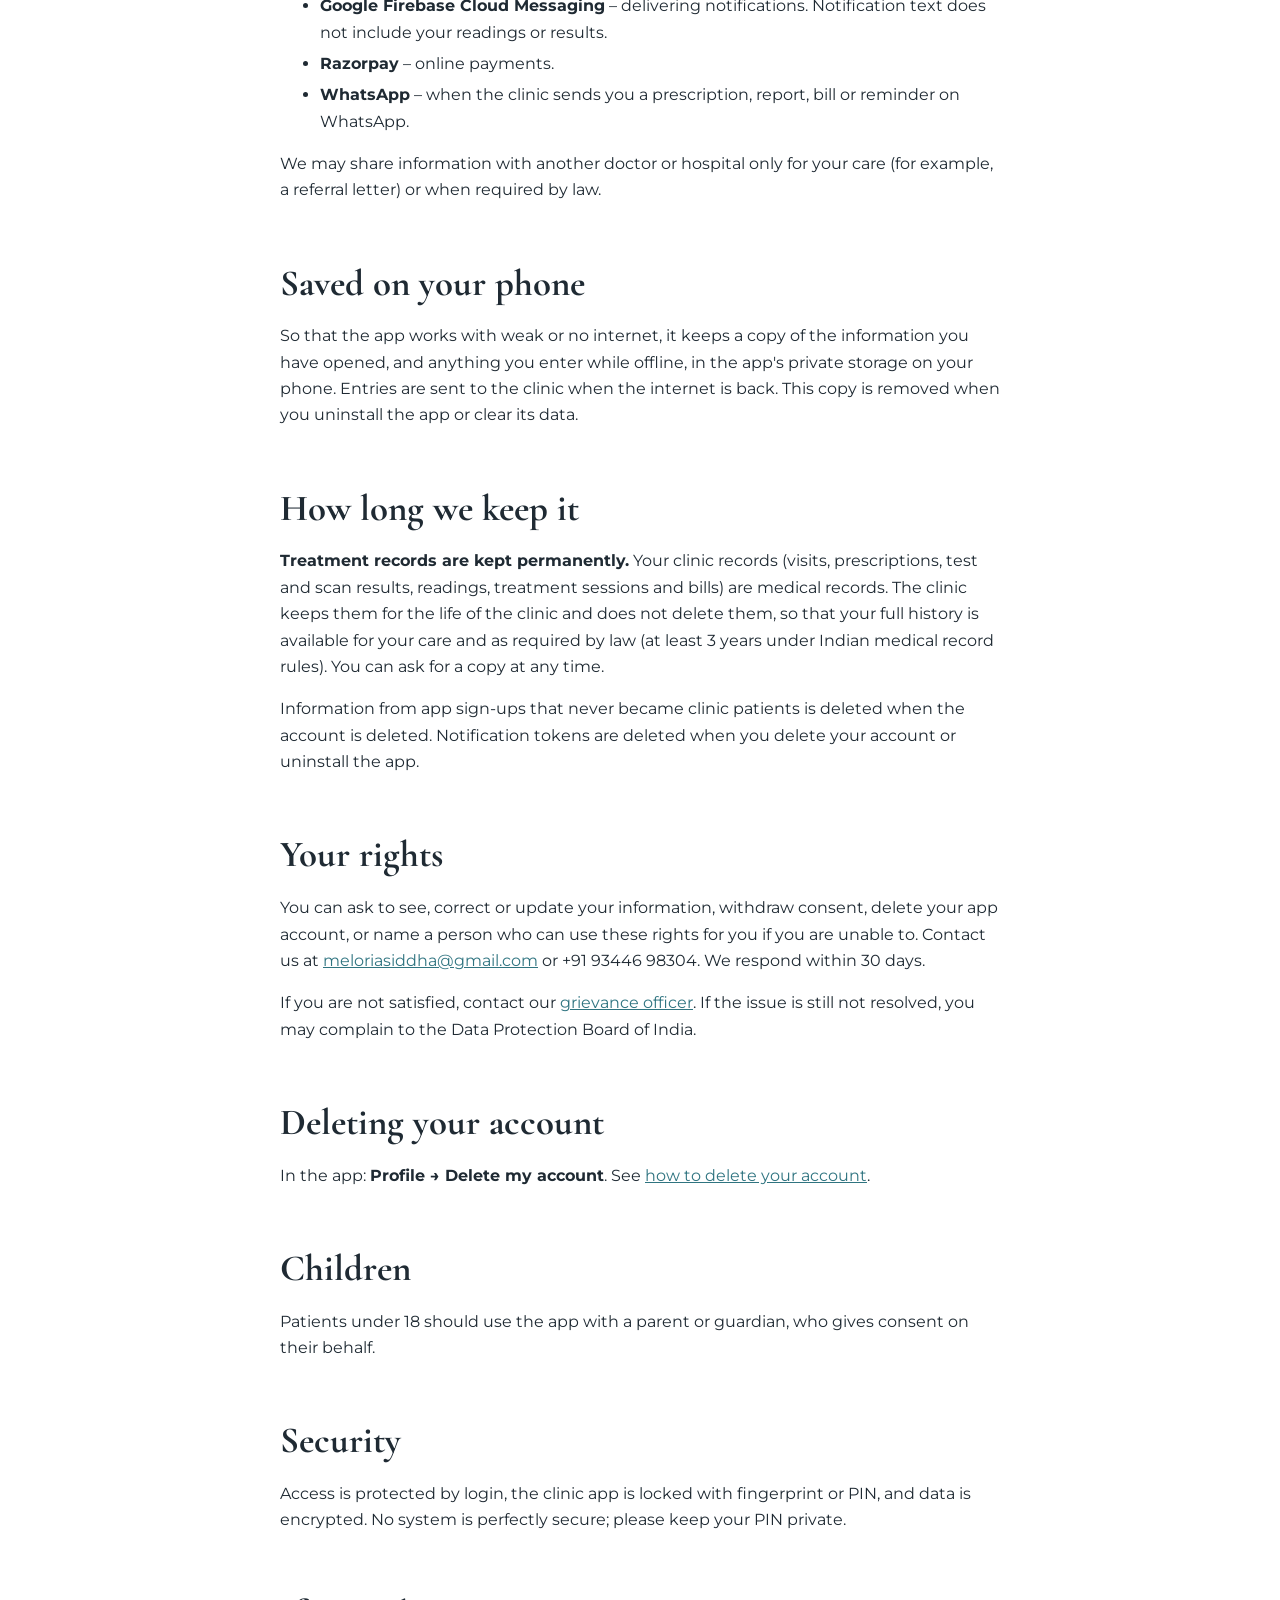
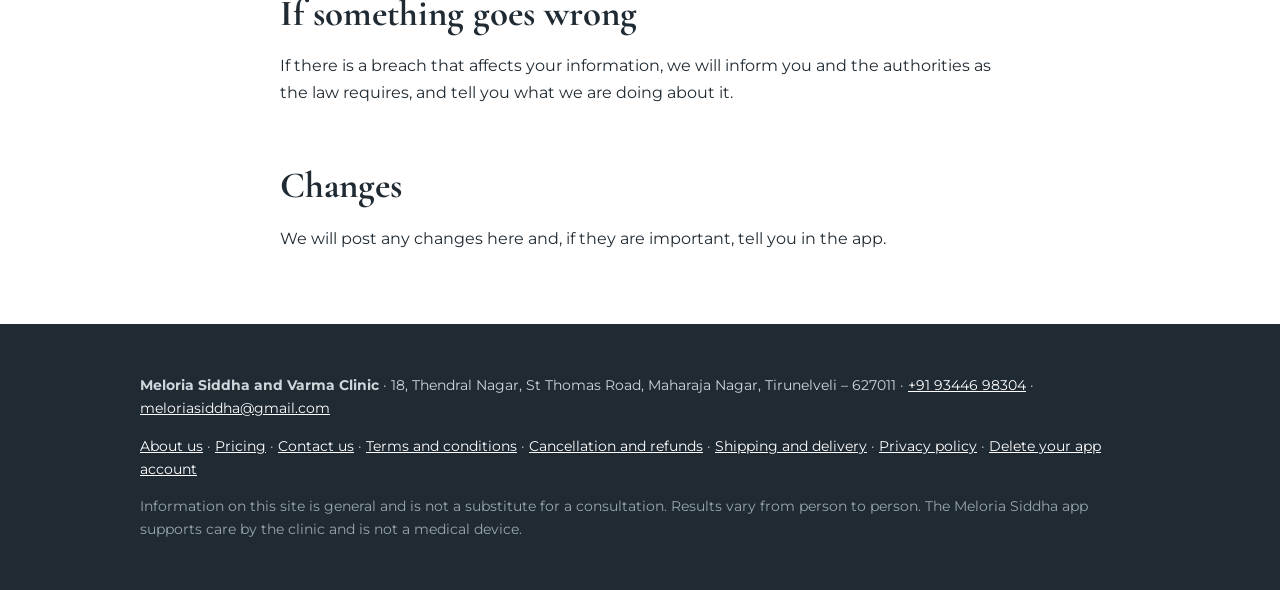
<file: privacy.html>
<!DOCTYPE html>
<html lang="en">
<head>
<meta charset="utf-8">
<meta name="viewport" content="width=device-width, initial-scale=1">
<title>Privacy policy – Meloria</title>
<meta name="description" content="Privacy policy for the Meloria Siddha patient app and Meloria Siddha and Varma Clinic.">
<link rel="icon" href="img/favicon.png">
<link rel="preconnect" href="https://fonts.googleapis.com">
<link href="https://fonts.googleapis.com/css2?family=Cormorant+Garamond:wght@700&family=Montserrat:wght@400;500;600&display=swap" rel="stylesheet">
<link rel="stylesheet" href="style.css">
</head>
<body>
<header><div class="wrap">
  <img src="img/logo.png" alt="">
  <a class="brand" href="index.html">Meloria<small>Siddha &amp; Varma Clinic</small></a>
  <nav><a class="hide-m" href="about.html">About</a><a class="hide-m" href="pricing.html">Pricing</a><a href="contact.html">Contact</a></nav>
</div></header>

<section><div class="wrap doc">
<div class="eyebrow">Last updated: 19 November 2026</div>
<h1>Privacy policy</h1>
<p><a href="privacy-ta.html">தமிழில் படிக்க</a></p>
<p>This policy explains how Meloria Siddha and Varma Clinic ("the clinic", "we") handles personal and health information collected through the <b>Meloria Siddha</b> patient app and at the clinic, in line with the Digital Personal Data Protection Act, 2023 and its Rules. Contact: Dr J J Amala Janice Seelan, 18, Thendral Nagar, St Thomas Road, Maharaja Nagar, Tirunelveli – 627011, India · <a href="mailto:meloriasiddha@gmail.com">meloriasiddha@gmail.com</a> · +91 93446 98304.</p>

<h2>What we collect</h2>
<ul>
<li><b>Account details:</b> name, phone number, date of birth, and a PIN you set.</li>
<li><b>Health information you share:</b> readings such as blood sugar, weight, blood pressure, temperature; diet and exercise posts; symptoms; messages to the clinic; photos and reports you upload.</li>
<li><b>Clinic records:</b> visits, prescriptions, lab and scan results, treatment sessions, programs and bills.</li>
<li><b>Bookings and orders:</b> appointments, medicine orders and delivery address.</li>
<li><b>Payments:</b> handled by Razorpay. We receive the payment status and reference, not your full card or bank details.</li>
<li><b>Device data:</b> a notification token so we can send reminders and messages.</li>
</ul>

<h2>Why we use it</h2>
<ul>
<li>To provide your consultation, treatment and follow-up.</li>
<li>To show your records, charts and reports to you in the app.</li>
<li>To send reminders (appointments, readings, medicines, program renewals) and replies from the clinic.</li>
<li>For billing and to keep medical records as required by law.</li>
</ul>
<p>We do <b>not</b> sell your information or use it for advertising.</p>
<p>Messages from us are about your care. We will not send you offers or promotions unless you agree, and you can say no at any time.</p>

<h2>Consent</h2>
<p>When you first use the app you are asked to agree to this use of your health information. You can withdraw consent by deleting your account (see below).</p>

<h2>Who can see it</h2>
<p>Only the clinic's doctor and authorised staff. Your information is stored and processed by these service providers on our behalf:</p>
<ul>
<li><b>Supabase</b> – secure cloud database and file storage (encrypted in transit and at rest).</li>
<li><b>Google Firebase Cloud Messaging</b> – delivering notifications. Notification text does not include your readings or results.</li>
<li><b>Razorpay</b> – online payments.</li>
<li><b>WhatsApp</b> – when the clinic sends you a prescription, report, bill or reminder on WhatsApp.</li>
</ul>
<p>We may share information with another doctor or hospital only for your care (for example, a referral letter) or when required by law.</p>

<h2>Saved on your phone</h2>
<p>So that the app works with weak or no internet, it keeps a copy of the information you have opened, and anything you enter while offline, in the app's private storage on your phone. Entries are sent to the clinic when the internet is back. This copy is removed when you uninstall the app or clear its data.</p>

<h2>How long we keep it</h2>
<p><b>Treatment records are kept permanently.</b> Your clinic records (visits, prescriptions, test and scan results, readings, treatment sessions and bills) are medical records. The clinic keeps them for the life of the clinic and does not delete them, so that your full history is available for your care and as required by law (at least 3 years under Indian medical record rules). You can ask for a copy at any time.</p>
<p>Information from app sign-ups that never became clinic patients is deleted when the account is deleted. Notification tokens are deleted when you delete your account or uninstall the app.</p>

<h2>Your rights</h2>
<p>You can ask to see, correct or update your information, withdraw consent, delete your app account, or name a person who can use these rights for you if you are unable to. Contact us at <a href="mailto:meloriasiddha@gmail.com">meloriasiddha@gmail.com</a> or +91 93446 98304. We respond within 30 days.</p>
<p>If you are not satisfied, contact our <a href="contact.html">grievance officer</a>. If the issue is still not resolved, you may complain to the Data Protection Board of India.</p>

<h2>Deleting your account</h2>
<p>In the app: <b>Profile → Delete my account</b>. See <a href="delete-account.html">how to delete your account</a>.</p>

<h2>Children</h2>
<p>Patients under 18 should use the app with a parent or guardian, who gives consent on their behalf.</p>

<h2>Security</h2>
<p>Access is protected by login, the clinic app is locked with fingerprint or PIN, and data is encrypted. No system is perfectly secure; please keep your PIN private.</p>

<h2>If something goes wrong</h2>
<p>If there is a breach that affects your information, we will inform you and the authorities as the law requires, and tell you what we are doing about it.</p>

<h2>Changes</h2>
<p>We will post any changes here and, if they are important, tell you in the app.</p>
</div></section>
<footer><div class="wrap">
  <p><b>Meloria Siddha and Varma Clinic</b> · 18, Thendral Nagar, St Thomas Road, Maharaja Nagar, Tirunelveli – 627011 · <a href="tel:+919344698304">+91 93446 98304</a> · <a href="mailto:meloriasiddha@gmail.com">meloriasiddha@gmail.com</a></p>
  <p><a href="about.html">About us</a> · <a href="pricing.html">Pricing</a> · <a href="contact.html">Contact us</a> · <a href="terms.html">Terms and conditions</a> · <a href="refunds.html">Cancellation and refunds</a> · <a href="shipping.html">Shipping and delivery</a> · <a href="privacy.html">Privacy policy</a> · <a href="delete-account.html">Delete your app account</a></p>
  <p class="note" style="color:#9aa6ad">Information on this site is general and is not a substitute for a consultation. Results vary from person to person. The Meloria Siddha app supports care by the clinic and is not a medical device.</p>
</div></footer>
</body></html>
</file>
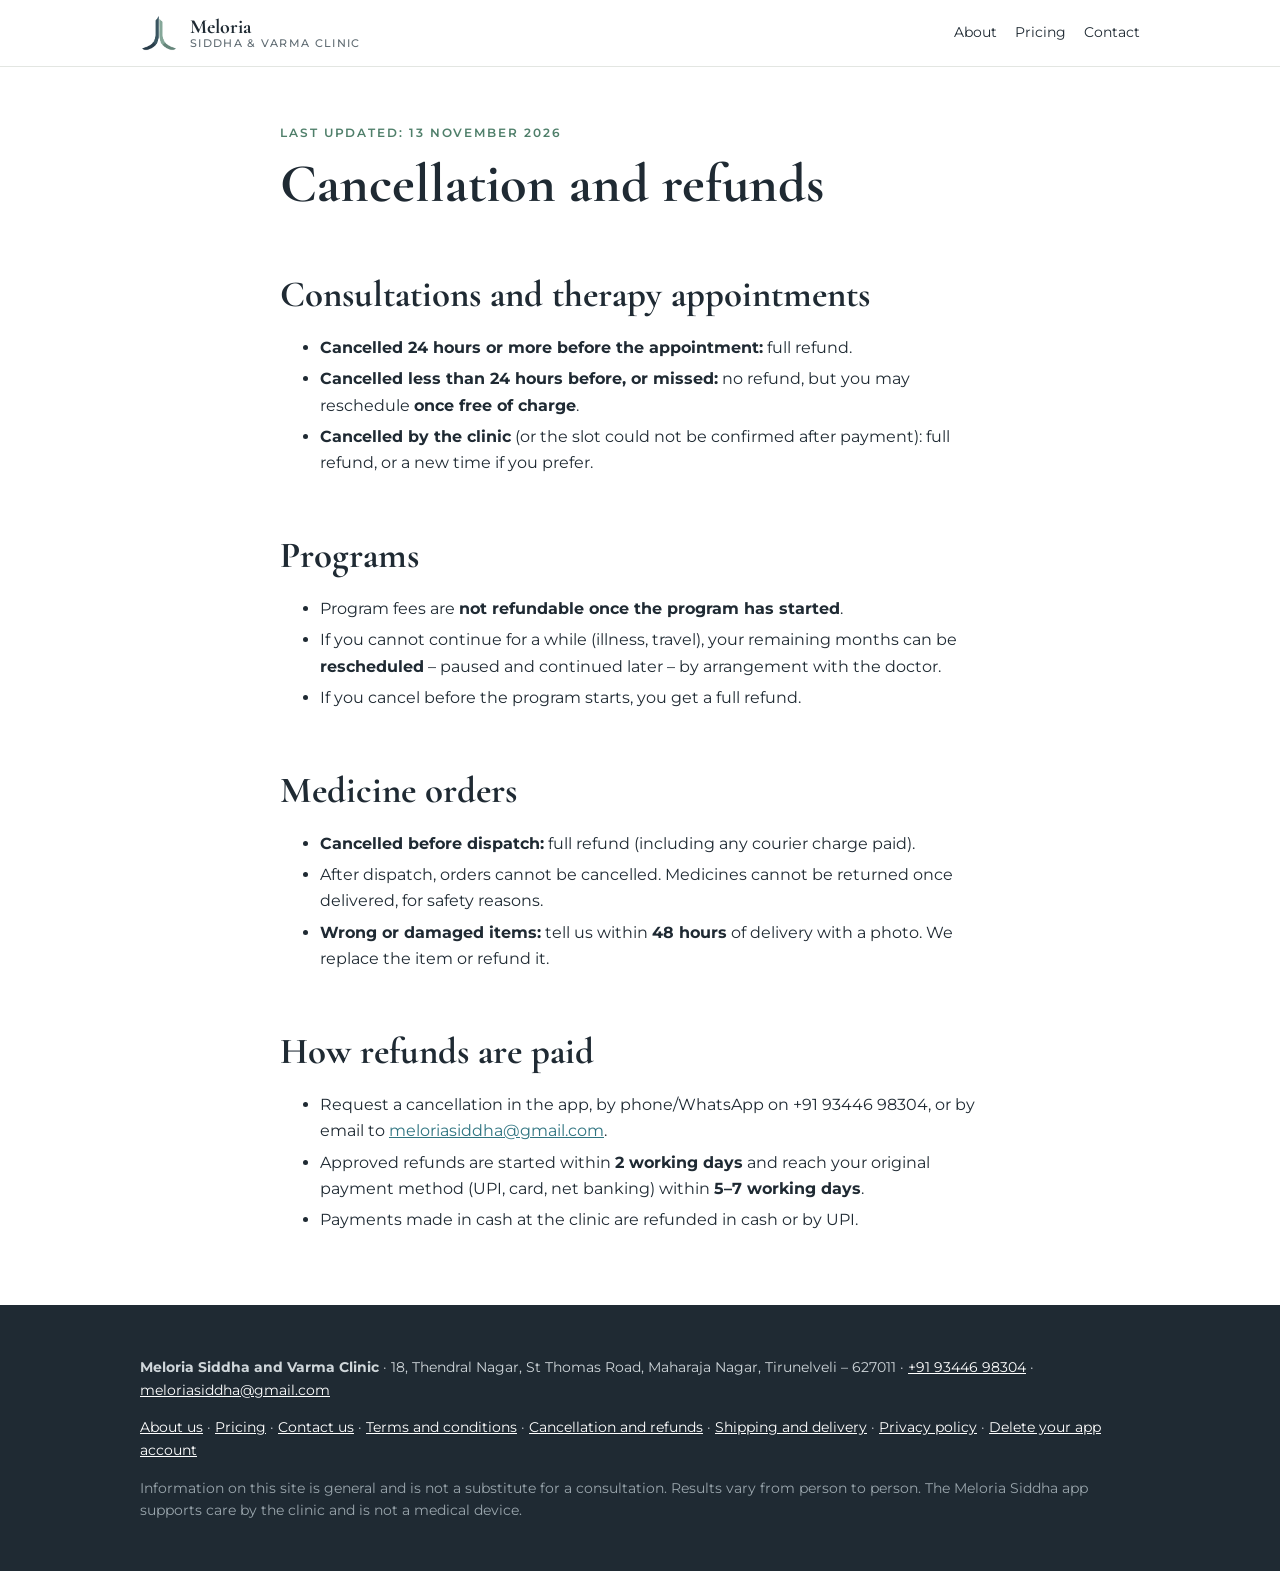
<file: refunds.html>
<!DOCTYPE html>
<html lang="en">
<head>
<meta charset="utf-8">
<meta name="viewport" content="width=device-width, initial-scale=1">
<title>Cancellation and refunds – Meloria</title>
<meta name="description" content="Cancellation and refund policy of Meloria Siddha and Varma Clinic.">
<link rel="icon" href="img/favicon.png">
<link rel="preconnect" href="https://fonts.googleapis.com">
<link href="https://fonts.googleapis.com/css2?family=Cormorant+Garamond:wght@700&family=Montserrat:wght@400;500;600&display=swap" rel="stylesheet">
<link rel="stylesheet" href="style.css">
</head>
<body>
<header><div class="wrap">
  <img src="img/logo.png" alt="">
  <a class="brand" href="index.html">Meloria<small>Siddha &amp; Varma Clinic</small></a>
  <nav><a class="hide-m" href="about.html">About</a><a class="hide-m" href="pricing.html">Pricing</a><a href="contact.html">Contact</a></nav>
</div></header>

<section><div class="wrap doc">

<div class="eyebrow">Last updated: 13 November 2026</div>
<h1>Cancellation and refunds</h1>
<h2>Consultations and therapy appointments</h2>
<ul>
<li><b>Cancelled 24 hours or more before the appointment:</b> full refund.</li>
<li><b>Cancelled less than 24 hours before, or missed:</b> no refund, but you may reschedule <b>once free of charge</b>.</li>
<li><b>Cancelled by the clinic</b> (or the slot could not be confirmed after payment): full refund, or a new time if you prefer.</li>
</ul>
<h2>Programs</h2>
<ul>
<li>Program fees are <b>not refundable once the program has started</b>.</li>
<li>If you cannot continue for a while (illness, travel), your remaining months can be <b>rescheduled</b> – paused and continued later – by arrangement with the doctor.</li>
<li>If you cancel before the program starts, you get a full refund.</li>
</ul>
<h2>Medicine orders</h2>
<ul>
<li><b>Cancelled before dispatch:</b> full refund (including any courier charge paid).</li>
<li>After dispatch, orders cannot be cancelled. Medicines cannot be returned once delivered, for safety reasons.</li>
<li><b>Wrong or damaged items:</b> tell us within <b>48 hours</b> of delivery with a photo. We replace the item or refund it.</li>
</ul>
<h2>How refunds are paid</h2>
<ul>
<li>Request a cancellation in the app, by phone/WhatsApp on +91 93446 98304, or by email to <a href="mailto:meloriasiddha@gmail.com">meloriasiddha@gmail.com</a>.</li>
<li>Approved refunds are started within <b>2 working days</b> and reach your original payment method (UPI, card, net banking) within <b>5–7 working days</b>.</li>
<li>Payments made in cash at the clinic are refunded in cash or by UPI.</li>
</ul>
</div></section>
<footer><div class="wrap">
  <p><b>Meloria Siddha and Varma Clinic</b> · 18, Thendral Nagar, St Thomas Road, Maharaja Nagar, Tirunelveli – 627011 · <a href="tel:+919344698304">+91 93446 98304</a> · <a href="mailto:meloriasiddha@gmail.com">meloriasiddha@gmail.com</a></p>
  <p><a href="about.html">About us</a> · <a href="pricing.html">Pricing</a> · <a href="contact.html">Contact us</a> · <a href="terms.html">Terms and conditions</a> · <a href="refunds.html">Cancellation and refunds</a> · <a href="shipping.html">Shipping and delivery</a> · <a href="privacy.html">Privacy policy</a> · <a href="delete-account.html">Delete your app account</a></p>
  <p class="note" style="color:#9aa6ad">Information on this site is general and is not a substitute for a consultation. Results vary from person to person. The Meloria Siddha app supports care by the clinic and is not a medical device.</p>
</div></footer>
</body></html>
</file>
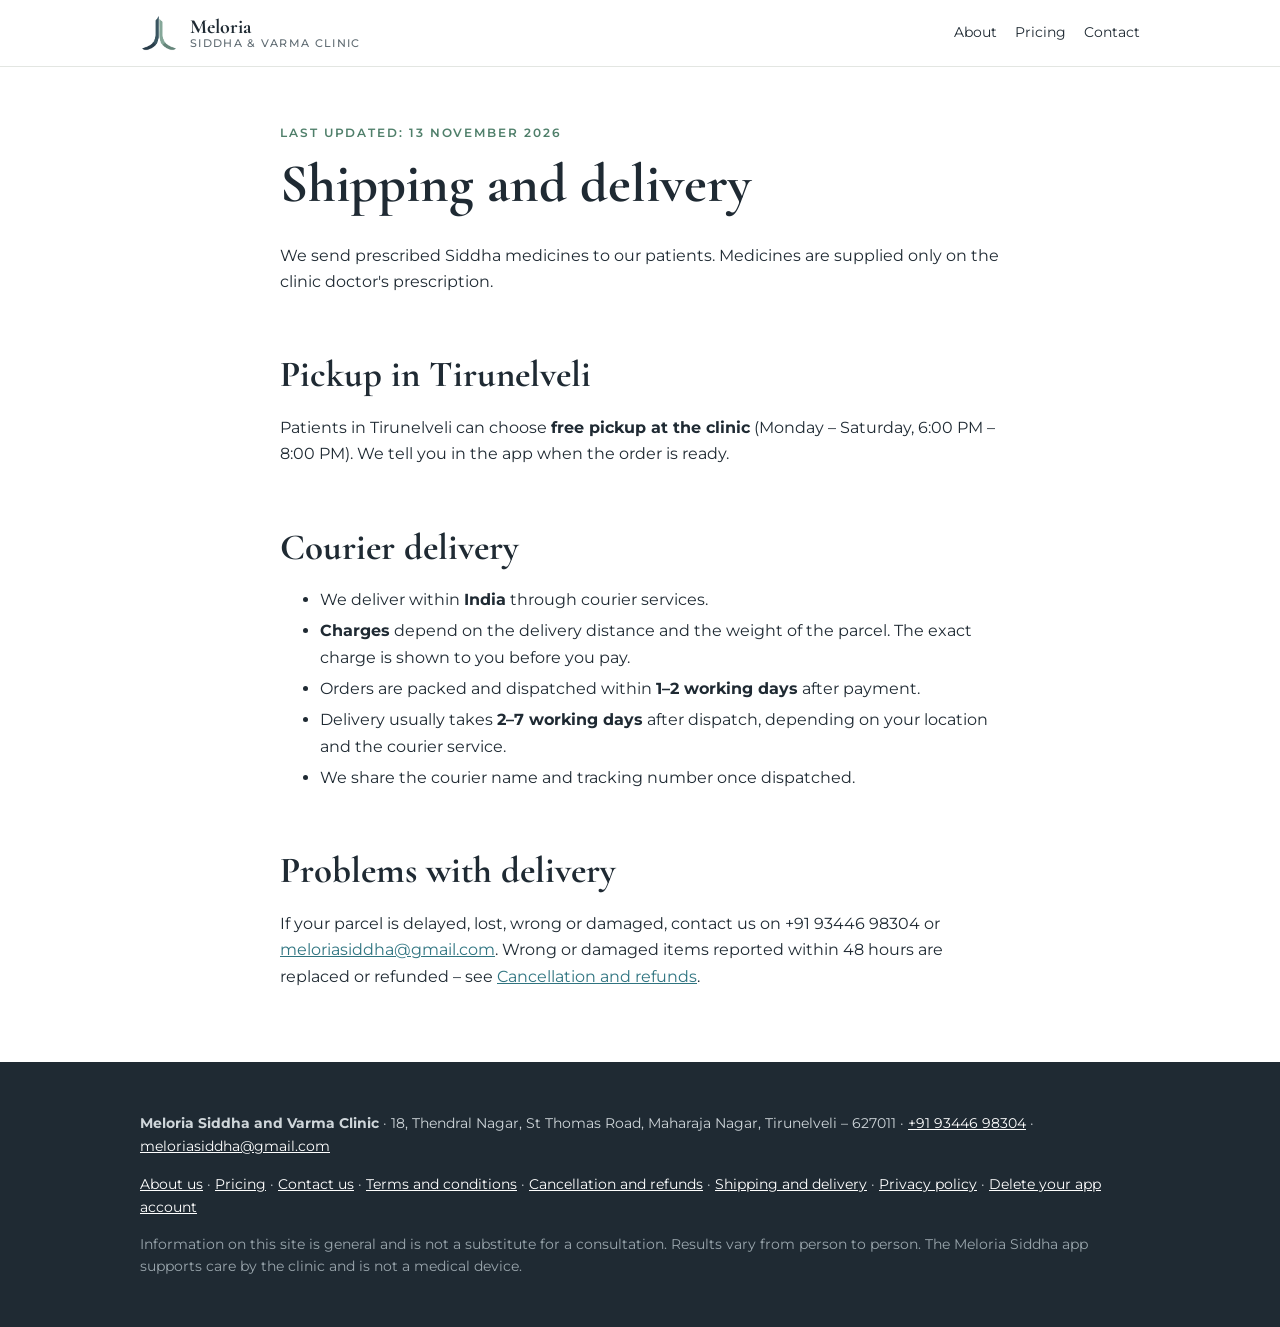
<file: shipping.html>
<!DOCTYPE html>
<html lang="en">
<head>
<meta charset="utf-8">
<meta name="viewport" content="width=device-width, initial-scale=1">
<title>Shipping and delivery – Meloria</title>
<meta name="description" content="Shipping and delivery policy for medicines from Meloria Siddha and Varma Clinic.">
<link rel="icon" href="img/favicon.png">
<link rel="preconnect" href="https://fonts.googleapis.com">
<link href="https://fonts.googleapis.com/css2?family=Cormorant+Garamond:wght@700&family=Montserrat:wght@400;500;600&display=swap" rel="stylesheet">
<link rel="stylesheet" href="style.css">
</head>
<body>
<header><div class="wrap">
  <img src="img/logo.png" alt="">
  <a class="brand" href="index.html">Meloria<small>Siddha &amp; Varma Clinic</small></a>
  <nav><a class="hide-m" href="about.html">About</a><a class="hide-m" href="pricing.html">Pricing</a><a href="contact.html">Contact</a></nav>
</div></header>

<section><div class="wrap doc">

<div class="eyebrow">Last updated: 13 November 2026</div>
<h1>Shipping and delivery</h1>
<p>We send prescribed Siddha medicines to our patients. Medicines are supplied only on the clinic doctor's prescription.</p>
<h2>Pickup in Tirunelveli</h2>
<p>Patients in Tirunelveli can choose <b>free pickup at the clinic</b> (Monday – Saturday, 6:00 PM – 8:00 PM). We tell you in the app when the order is ready.</p>
<h2>Courier delivery</h2>
<ul>
<li>We deliver within <b>India</b> through courier services.</li>
<li><b>Charges</b> depend on the delivery distance and the weight of the parcel. The exact charge is shown to you before you pay.</li>
<li>Orders are packed and dispatched within <b>1–2 working days</b> after payment.</li>
<li>Delivery usually takes <b>2–7 working days</b> after dispatch, depending on your location and the courier service.</li>
<li>We share the courier name and tracking number once dispatched.</li>
</ul>
<h2>Problems with delivery</h2>
<p>If your parcel is delayed, lost, wrong or damaged, contact us on +91 93446 98304 or <a href="mailto:meloriasiddha@gmail.com">meloriasiddha@gmail.com</a>. Wrong or damaged items reported within 48 hours are replaced or refunded – see <a href="refunds.html">Cancellation and refunds</a>.</p>
</div></section>
<footer><div class="wrap">
  <p><b>Meloria Siddha and Varma Clinic</b> · 18, Thendral Nagar, St Thomas Road, Maharaja Nagar, Tirunelveli – 627011 · <a href="tel:+919344698304">+91 93446 98304</a> · <a href="mailto:meloriasiddha@gmail.com">meloriasiddha@gmail.com</a></p>
  <p><a href="about.html">About us</a> · <a href="pricing.html">Pricing</a> · <a href="contact.html">Contact us</a> · <a href="terms.html">Terms and conditions</a> · <a href="refunds.html">Cancellation and refunds</a> · <a href="shipping.html">Shipping and delivery</a> · <a href="privacy.html">Privacy policy</a> · <a href="delete-account.html">Delete your app account</a></p>
  <p class="note" style="color:#9aa6ad">Information on this site is general and is not a substitute for a consultation. Results vary from person to person. The Meloria Siddha app supports care by the clinic and is not a medical device.</p>
</div></footer>
</body></html>
</file>
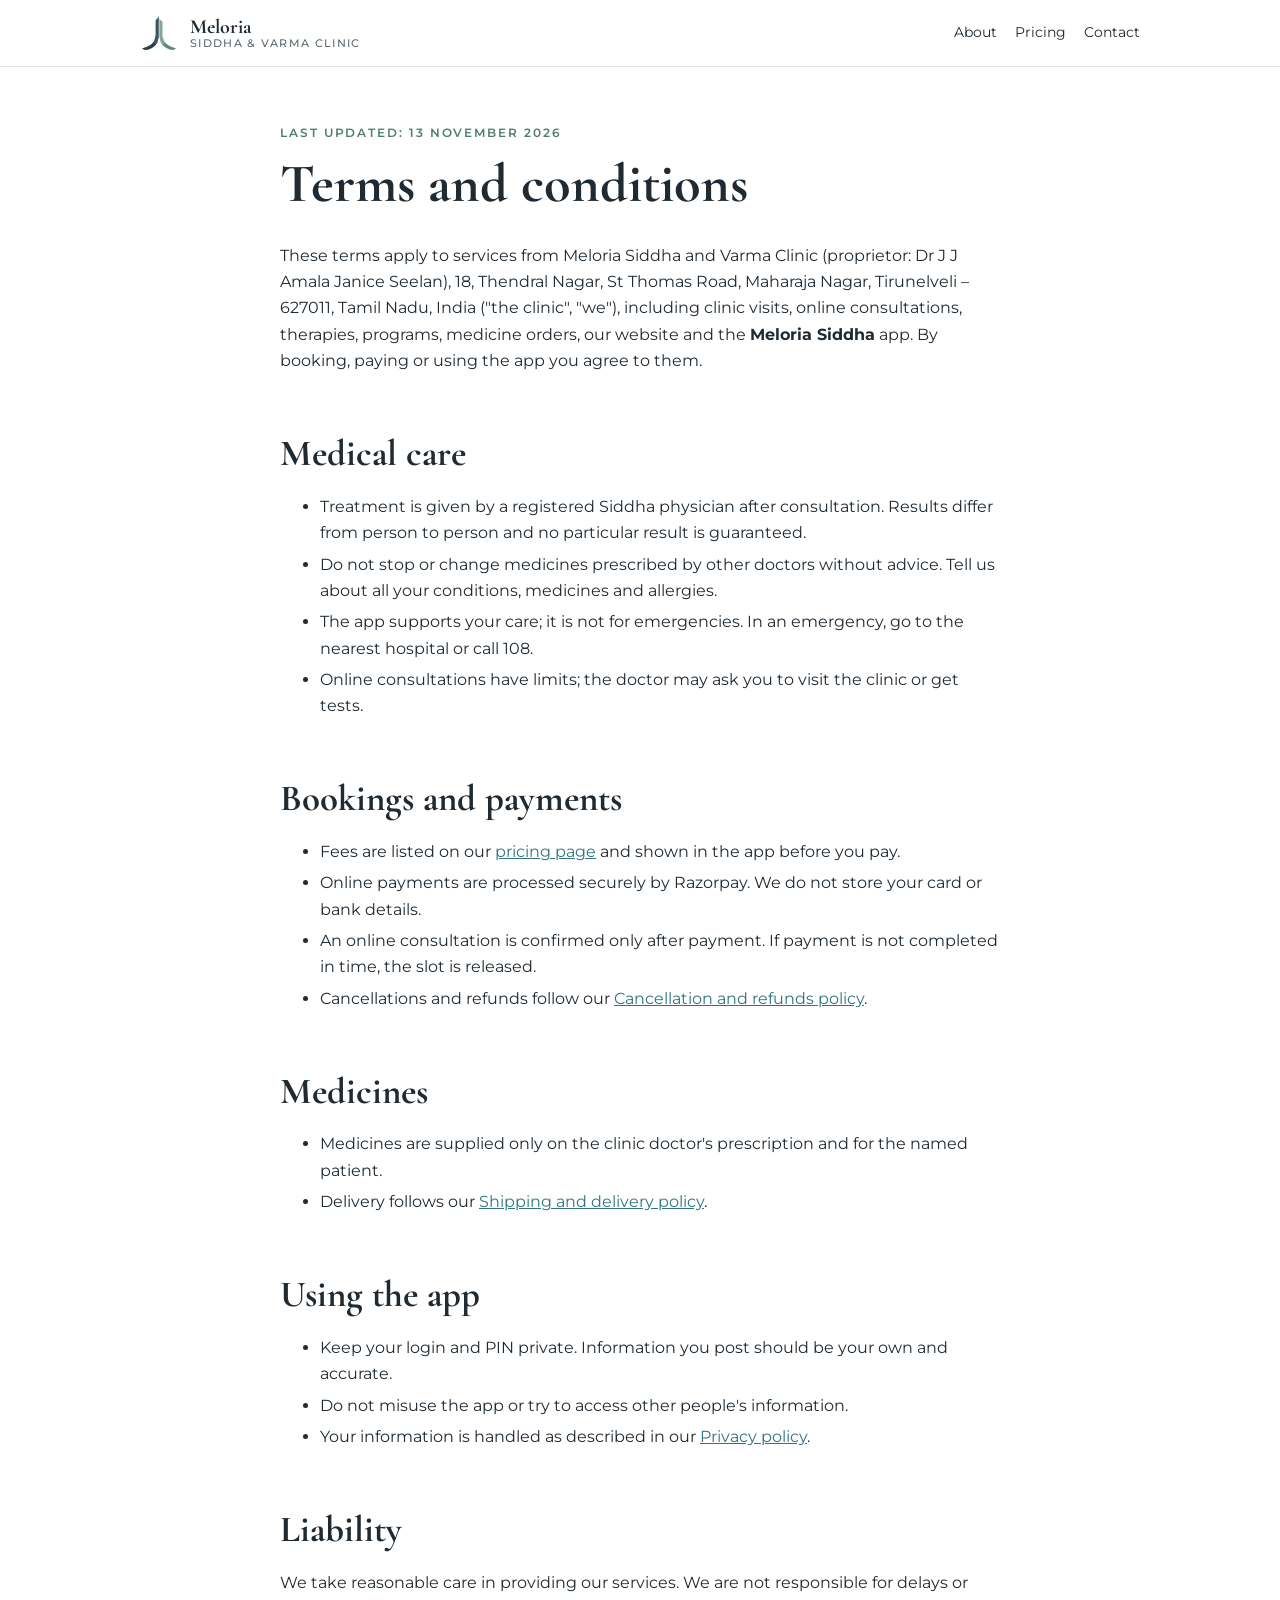
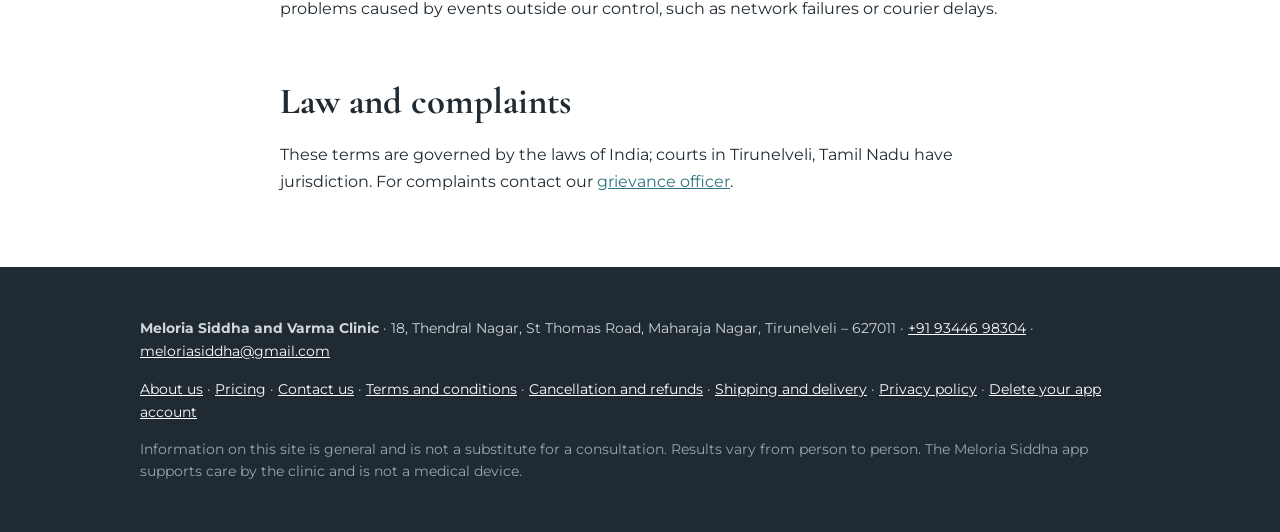
<file: terms.html>
<!DOCTYPE html>
<html lang="en">
<head>
<meta charset="utf-8">
<meta name="viewport" content="width=device-width, initial-scale=1">
<title>Terms and conditions – Meloria</title>
<meta name="description" content="Terms and conditions for Meloria Siddha and Varma Clinic and the Meloria Siddha app.">
<link rel="icon" href="img/favicon.png">
<link rel="preconnect" href="https://fonts.googleapis.com">
<link href="https://fonts.googleapis.com/css2?family=Cormorant+Garamond:wght@700&family=Montserrat:wght@400;500;600&display=swap" rel="stylesheet">
<link rel="stylesheet" href="style.css">
</head>
<body>
<header><div class="wrap">
  <img src="img/logo.png" alt="">
  <a class="brand" href="index.html">Meloria<small>Siddha &amp; Varma Clinic</small></a>
  <nav><a class="hide-m" href="about.html">About</a><a class="hide-m" href="pricing.html">Pricing</a><a href="contact.html">Contact</a></nav>
</div></header>

<section><div class="wrap doc">

<div class="eyebrow">Last updated: 13 November 2026</div>
<h1>Terms and conditions</h1>
<p>These terms apply to services from Meloria Siddha and Varma Clinic (proprietor: Dr J J Amala Janice Seelan), 18, Thendral Nagar, St Thomas Road, Maharaja Nagar, Tirunelveli – 627011, Tamil Nadu, India ("the clinic", "we"), including clinic visits, online consultations, therapies, programs, medicine orders, our website and the <b>Meloria Siddha</b> app. By booking, paying or using the app you agree to them.</p>
<h2>Medical care</h2>
<ul>
<li>Treatment is given by a registered Siddha physician after consultation. Results differ from person to person and no particular result is guaranteed.</li>
<li>Do not stop or change medicines prescribed by other doctors without advice. Tell us about all your conditions, medicines and allergies.</li>
<li>The app supports your care; it is not for emergencies. In an emergency, go to the nearest hospital or call 108.</li>
<li>Online consultations have limits; the doctor may ask you to visit the clinic or get tests.</li>
</ul>
<h2>Bookings and payments</h2>
<ul>
<li>Fees are listed on our <a href="pricing.html">pricing page</a> and shown in the app before you pay.</li>
<li>Online payments are processed securely by Razorpay. We do not store your card or bank details.</li>
<li>An online consultation is confirmed only after payment. If payment is not completed in time, the slot is released.</li>
<li>Cancellations and refunds follow our <a href="refunds.html">Cancellation and refunds policy</a>.</li>
</ul>
<h2>Medicines</h2>
<ul>
<li>Medicines are supplied only on the clinic doctor's prescription and for the named patient.</li>
<li>Delivery follows our <a href="shipping.html">Shipping and delivery policy</a>.</li>
</ul>
<h2>Using the app</h2>
<ul>
<li>Keep your login and PIN private. Information you post should be your own and accurate.</li>
<li>Do not misuse the app or try to access other people's information.</li>
<li>Your information is handled as described in our <a href="privacy.html">Privacy policy</a>.</li>
</ul>
<h2>Liability</h2>
<p>We take reasonable care in providing our services. We are not responsible for delays or problems caused by events outside our control, such as network failures or courier delays.</p>
<h2>Law and complaints</h2>
<p>These terms are governed by the laws of India; courts in Tirunelveli, Tamil Nadu have jurisdiction. For complaints contact our <a href="contact.html">grievance officer</a>.</p>
</div></section>
<footer><div class="wrap">
  <p><b>Meloria Siddha and Varma Clinic</b> · 18, Thendral Nagar, St Thomas Road, Maharaja Nagar, Tirunelveli – 627011 · <a href="tel:+919344698304">+91 93446 98304</a> · <a href="mailto:meloriasiddha@gmail.com">meloriasiddha@gmail.com</a></p>
  <p><a href="about.html">About us</a> · <a href="pricing.html">Pricing</a> · <a href="contact.html">Contact us</a> · <a href="terms.html">Terms and conditions</a> · <a href="refunds.html">Cancellation and refunds</a> · <a href="shipping.html">Shipping and delivery</a> · <a href="privacy.html">Privacy policy</a> · <a href="delete-account.html">Delete your app account</a></p>
  <p class="note" style="color:#9aa6ad">Information on this site is general and is not a substitute for a consultation. Results vary from person to person. The Meloria Siddha app supports care by the clinic and is not a medical device.</p>
</div></footer>
</body></html>
</file>
<file: style.css>
:root{--ink:#1F2A33;--muted:#5F6B72;--teal:#2F7480;--sage:#4F7F6A;--gold:#B08D57;--cream:#F7F4EE;--line:#E3E6E2}
*{box-sizing:border-box}
body{margin:0;font-family:Montserrat,system-ui,sans-serif;color:var(--ink);background:#fff;line-height:1.65;font-size:16px}
h1,h2,h3{font-family:"Cormorant Garamond",Georgia,serif;font-weight:700;line-height:1.15;margin:0 0 .5em}
h1{font-size:clamp(2.2rem,6vw,3.4rem)}h2{font-size:clamp(1.7rem,4.5vw,2.3rem)}h3{font-size:1.35rem}
a{color:var(--teal)}
.wrap{max-width:1040px;margin:0 auto;padding:0 20px}
header{position:sticky;top:0;background:rgba(255,255,255,.95);border-bottom:1px solid var(--line);z-index:5}
header .wrap{display:flex;align-items:center;gap:12px;height:66px}
header img{width:38px;height:38px}
.brand{font-family:"Cormorant Garamond",serif;font-weight:700;font-size:1.25rem;color:var(--ink);text-decoration:none;line-height:1.1}
.brand small{display:block;font-family:Montserrat,sans-serif;font-weight:500;font-size:.68rem;letter-spacing:.12em;color:var(--muted);text-transform:uppercase}
nav{margin-left:auto;display:flex;gap:18px;font-size:.9rem}
nav a{color:var(--ink);text-decoration:none}nav a:hover{color:var(--teal)}
@media(max-width:720px){nav .hide-m{display:none}}
.hero{background:var(--cream);padding:64px 0 56px}
.hero p.lead{font-size:1.1rem;color:var(--muted);max-width:620px}
.eyebrow{font-size:.75rem;letter-spacing:.16em;text-transform:uppercase;color:var(--sage);font-weight:600;margin-bottom:10px}
.btn{display:inline-block;padding:12px 22px;border-radius:999px;background:var(--teal);color:#fff;text-decoration:none;font-weight:600;font-size:.95rem;margin:6px 8px 0 0}
.btn.alt{background:transparent;color:var(--teal);border:1.5px solid var(--teal)}
section{padding:56px 0}
.grid{display:grid;gap:18px;grid-template-columns:repeat(auto-fit,minmax(220px,1fr))}
.card{border:1px solid var(--line);border-radius:16px;padding:20px;background:#fff}
.card h3{margin-bottom:.3em}.card p{margin:0;color:var(--muted);font-size:.95rem}
.photo{border-radius:16px;overflow:hidden;border:1px solid var(--line);background:#fff}
.photo img{width:100%;height:180px;object-fit:cover;display:block}
.photo div{padding:14px 16px}.photo b{display:block}.photo span{color:var(--muted);font-size:.9rem}
.doctor{display:grid;gap:28px;grid-template-columns:1fr;align-items:center}
@media(min-width:800px){.doctor{grid-template-columns:1fr 1fr}}
.alt-bg{background:var(--cream)}
.info{list-style:none;padding:0;margin:0}.info li{padding:10px 0;border-bottom:1px solid var(--line)}
.info b{display:inline-block;min-width:110px}
.note{font-size:.85rem;color:var(--muted)}
footer{background:var(--ink);color:#cfd6da;padding:36px 0;font-size:.88rem}
footer a{color:#fff}
.doc{max-width:760px}.doc h2{margin-top:1.6em}.doc li{margin:.3em 0}
iframe{width:100%;height:300px;border:0;border-radius:16px}
</file>
